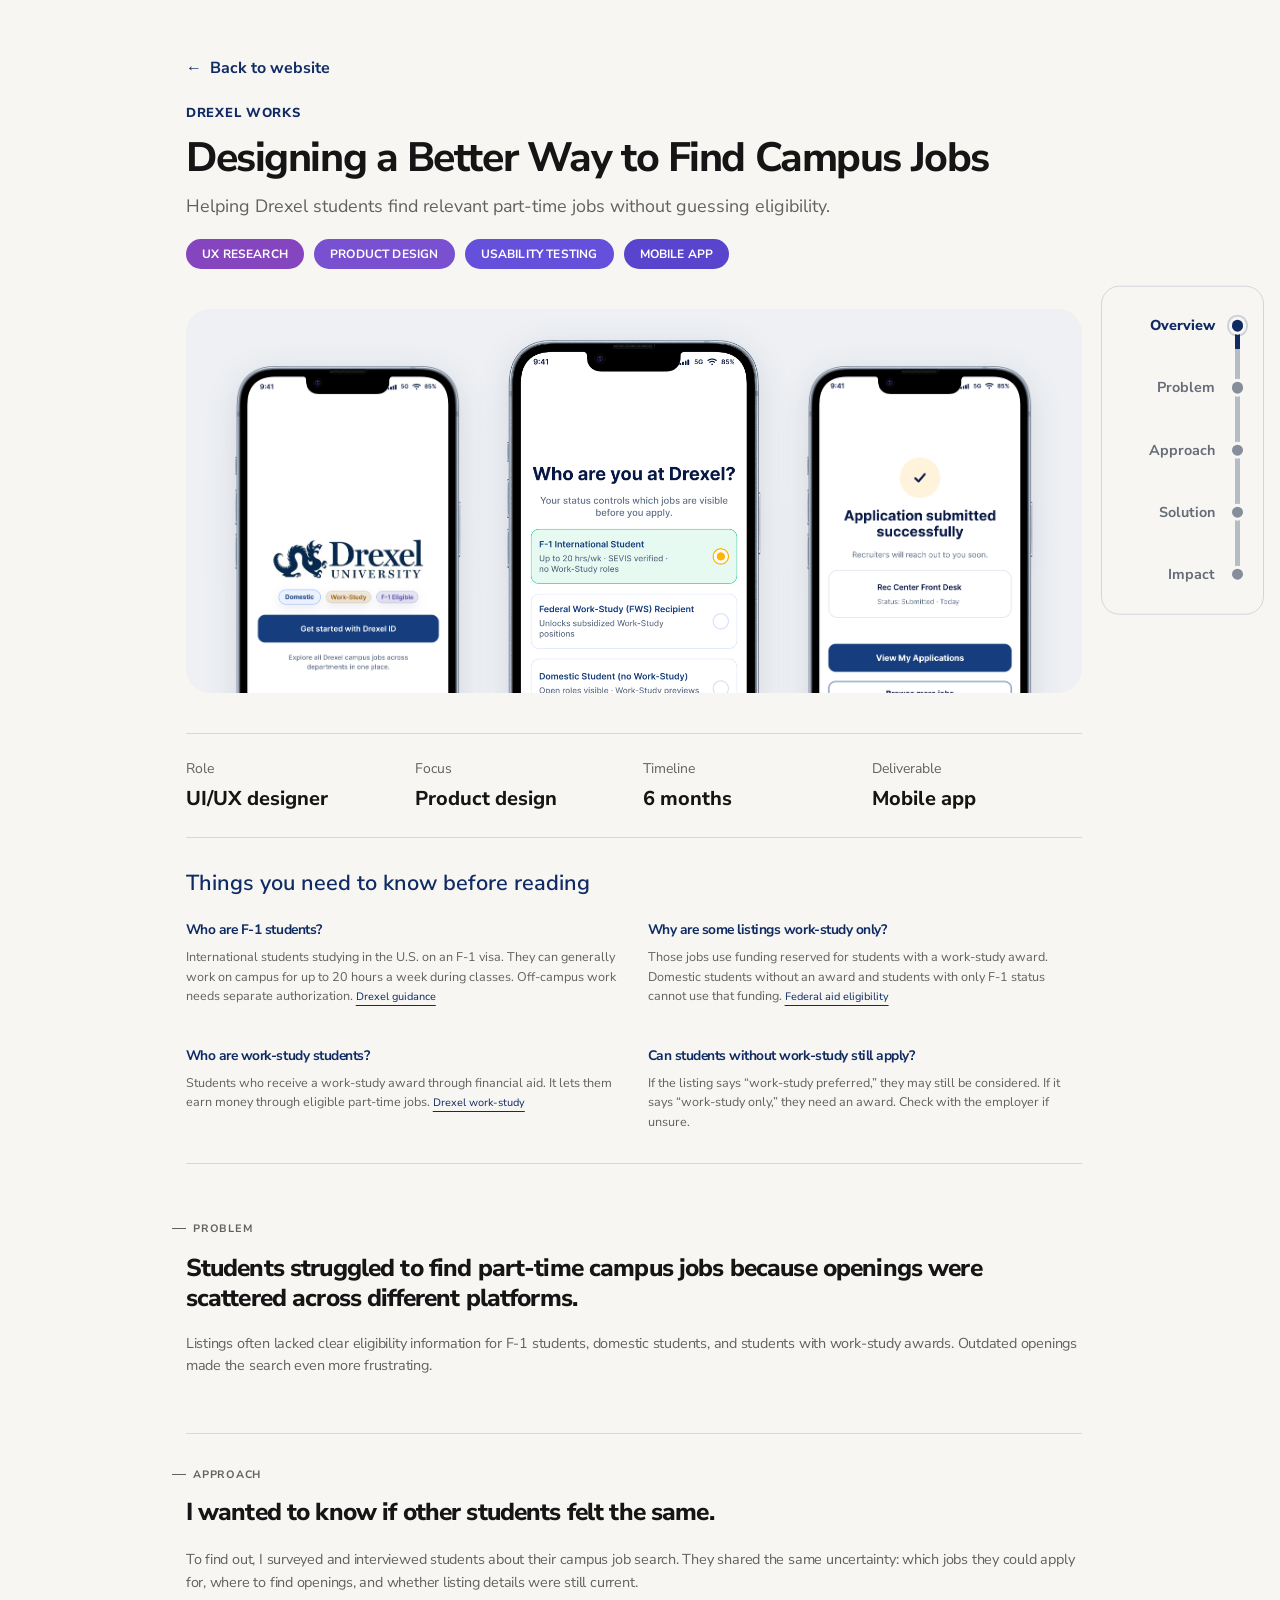
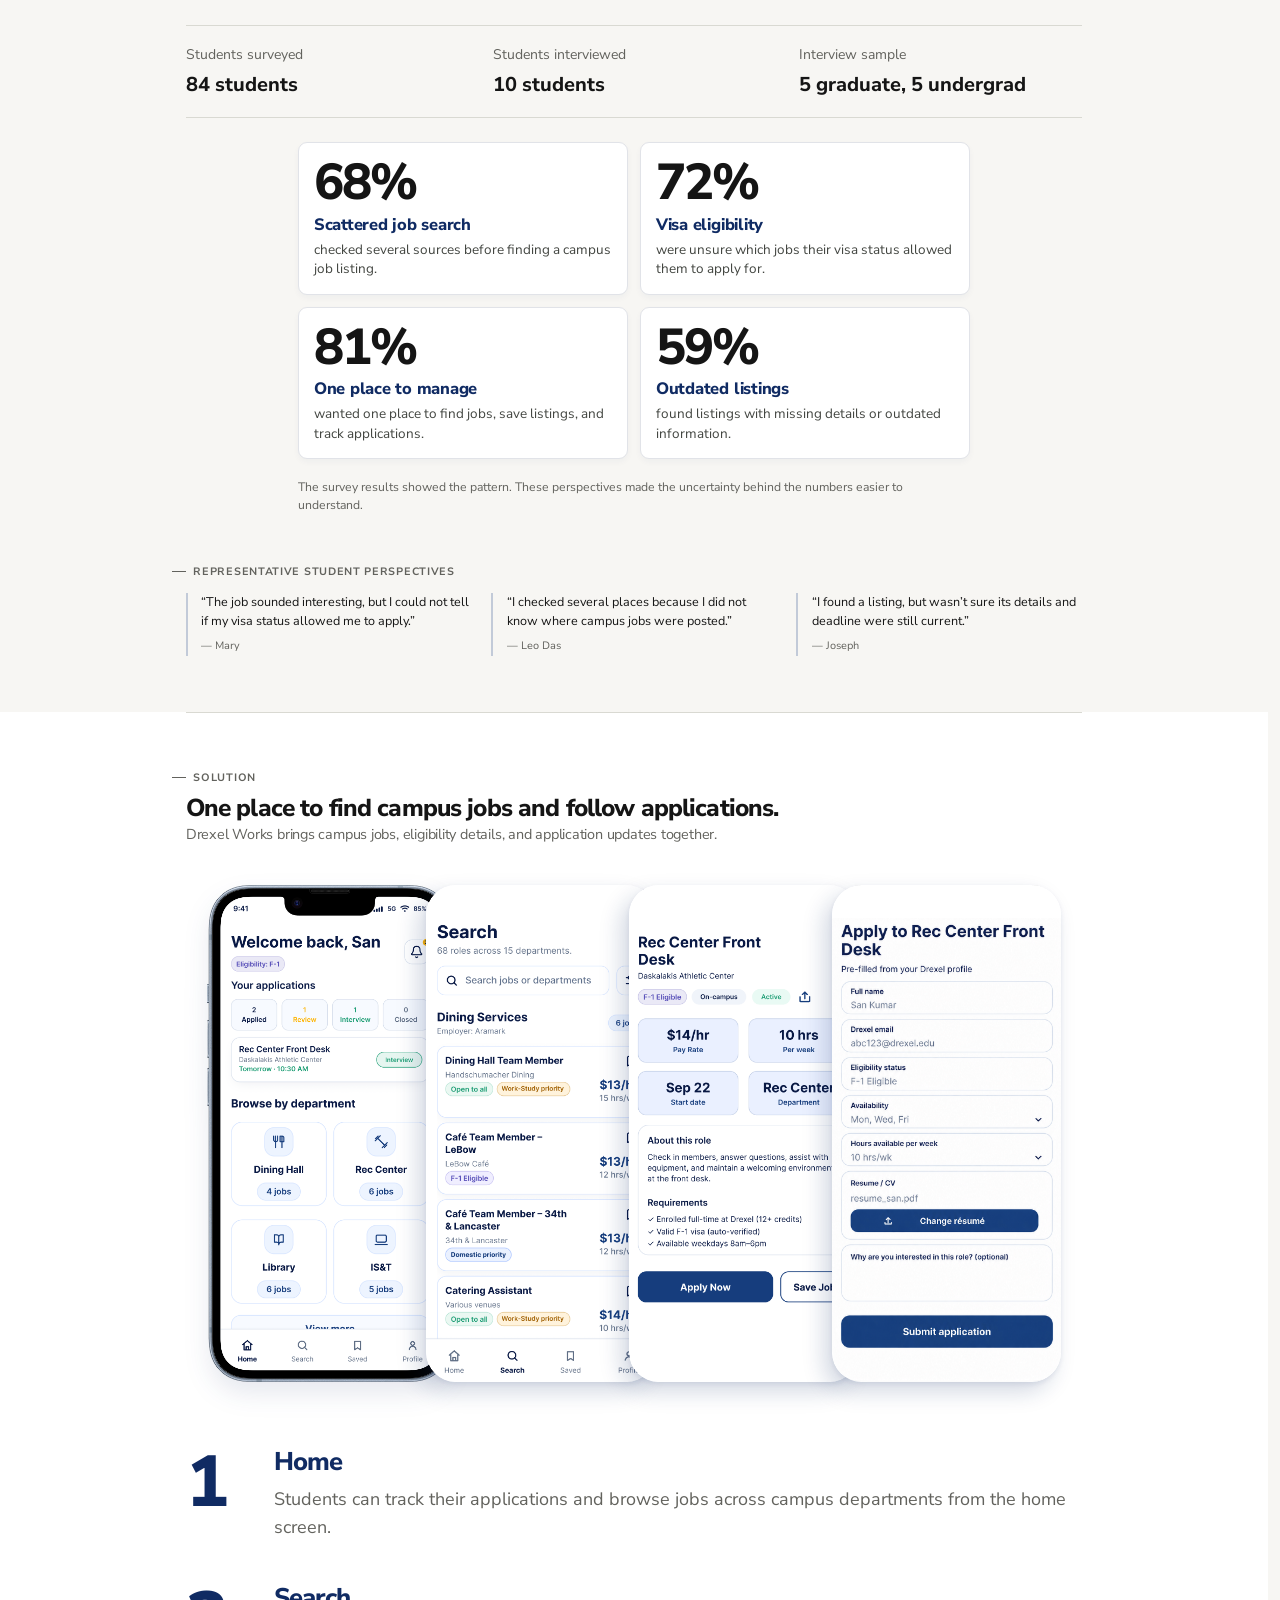
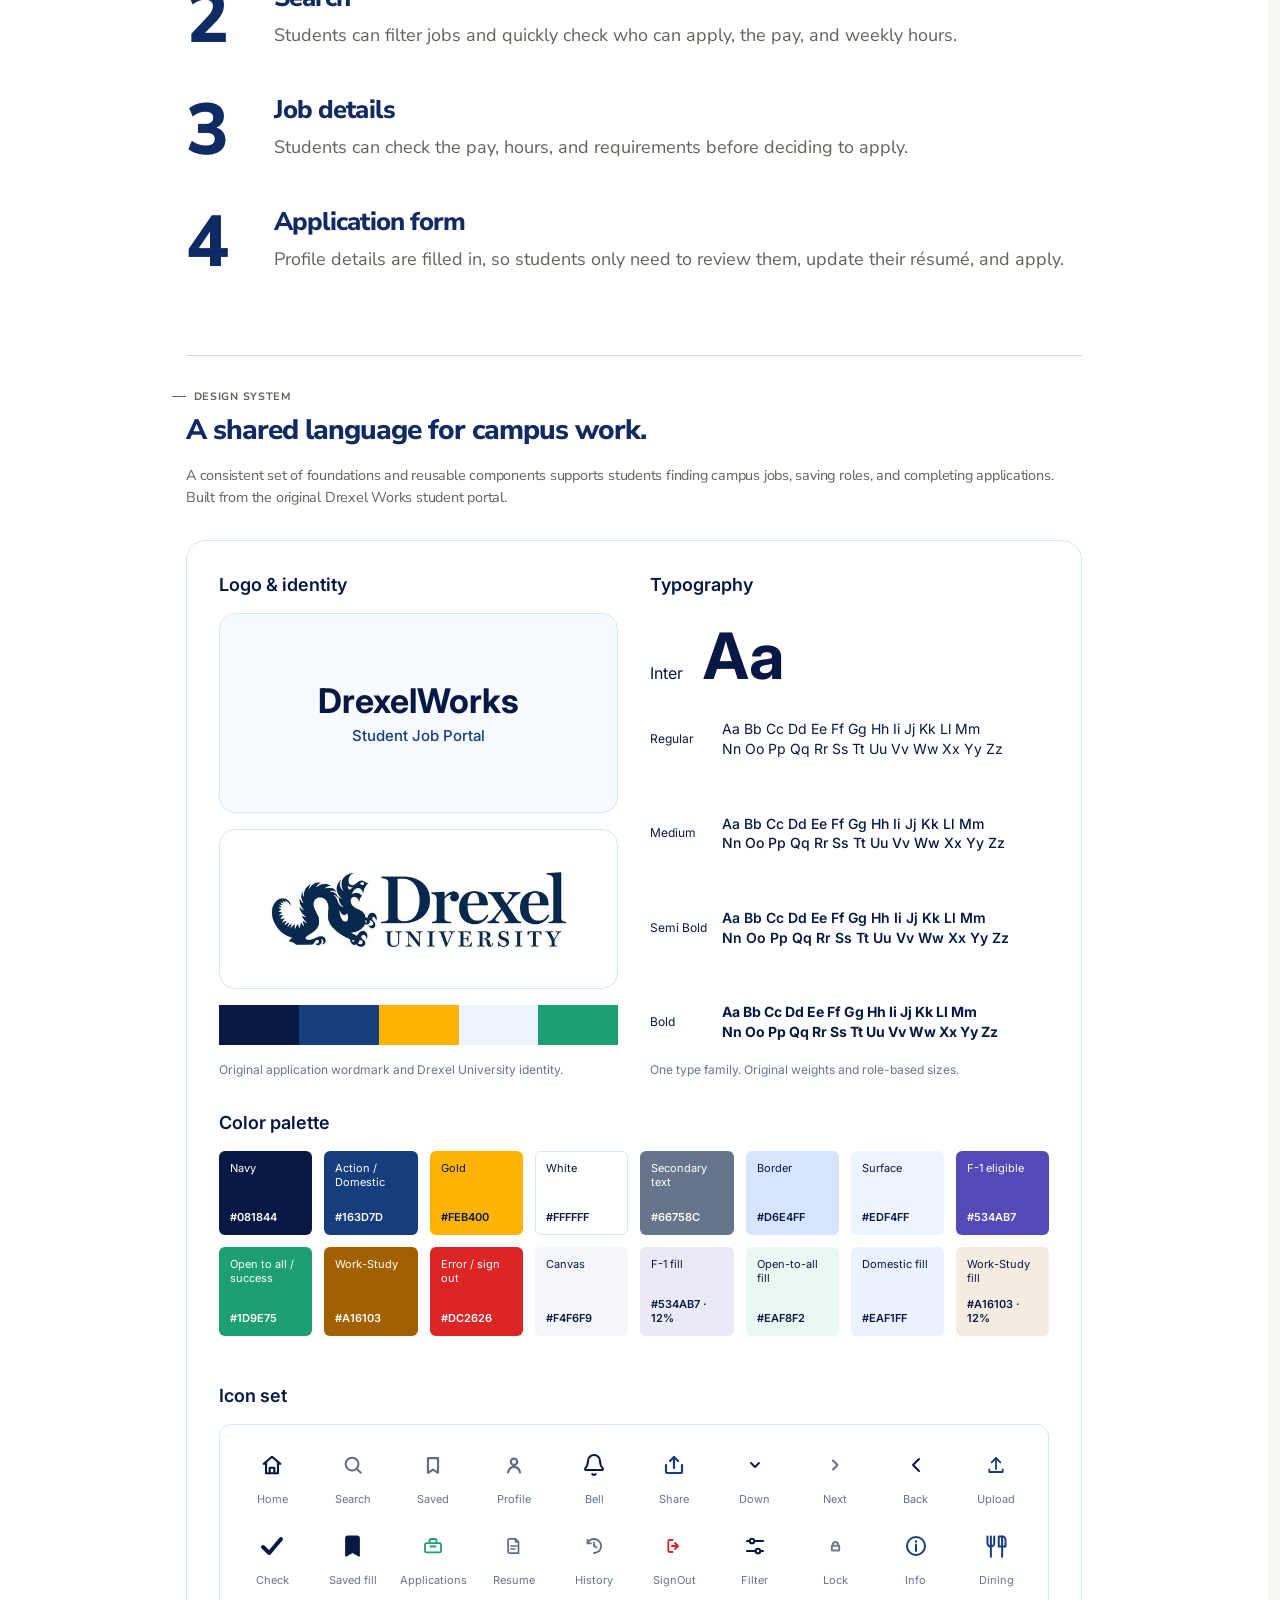
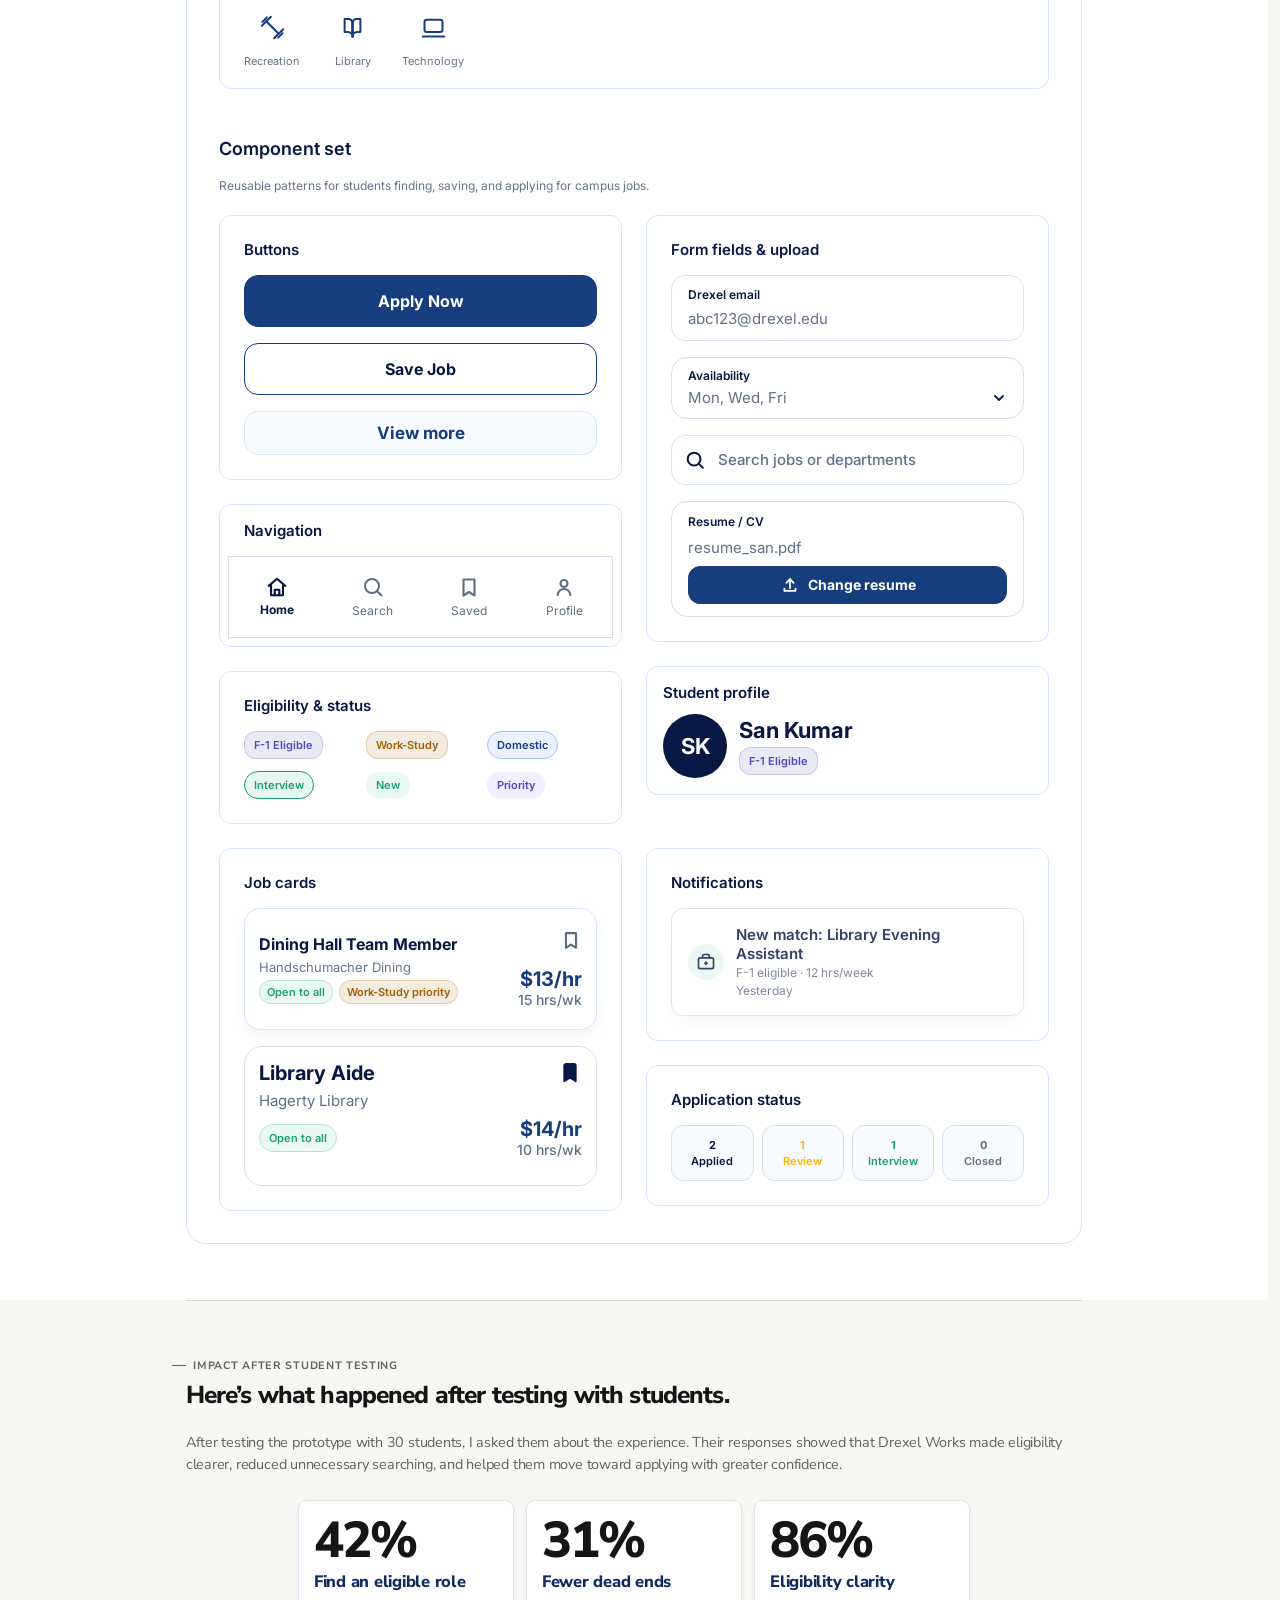
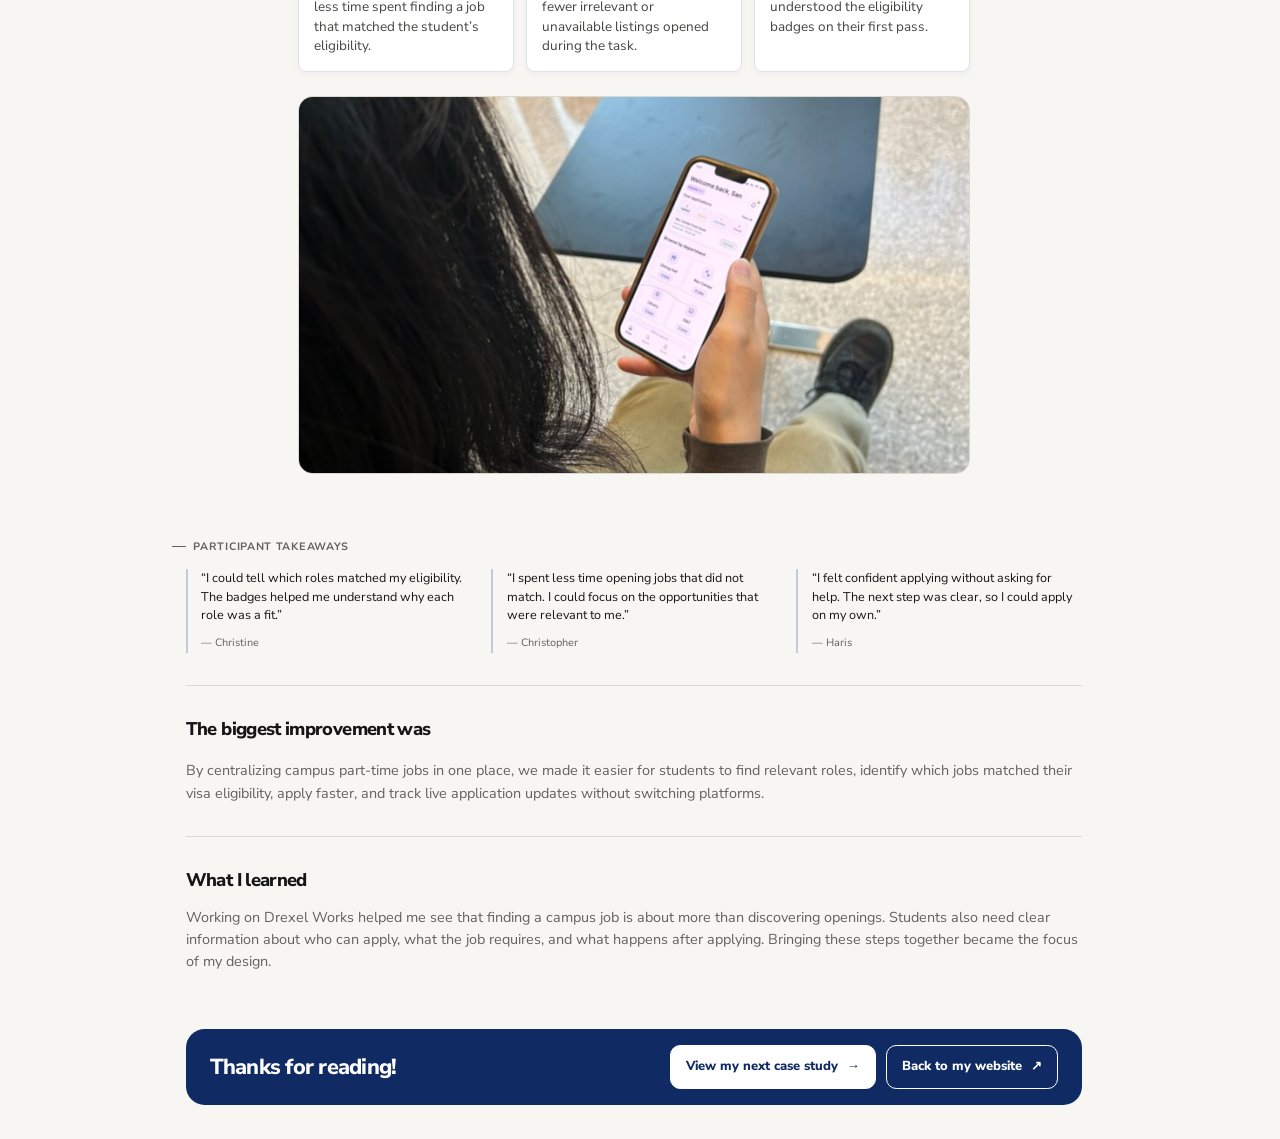
<file: index.html>
<!doctype html>
<html lang="en">
<head>
<meta charset="UTF-8"><meta name="viewport" content="width=device-width, initial-scale=1"><meta name="theme-color" content="#f7f6f3">
<title>Drexel Works | UX/UI case study</title>
<script>document.documentElement.classList.add('chapter-menu-pending');</script>
<link rel="preconnect" href="https://fonts.googleapis.com"><link rel="preconnect" href="https://fonts.gstatic.com" crossorigin><link href="https://fonts.googleapis.com/css2?family=Nunito+Sans:opsz,wght@6..12,400;6..12,500;6..12,600;6..12,700;6..12,800&display=swap" rel="stylesheet">
<link rel="stylesheet" href="case-study.css">
<link rel="stylesheet" href="case-study-main.css">
<link rel="stylesheet" href="case-study-compact.css">
<link rel="stylesheet" href="case-study-reading.css">
<link rel="stylesheet" href="case-study-cards.css">
<link rel="stylesheet" href="case-study-solution.css">
<link rel="stylesheet" href="case-study-cover.css?v=20261022-desktop-review">
<link rel="stylesheet" href="case-study-rail.css">
<link rel="stylesheet" href="case-study-spacing.css">
<link rel="stylesheet" href="case-study-refinements.css?v=20261022-compact-footer">
<link rel="stylesheet" href="case-study-mobile.css?v=20261022-centered-stats">
<link rel="stylesheet" href="https://fonts.googleapis.com/css2?family=Inter:wght@400;500;600;700;800&display=swap">
<link rel="stylesheet" href="case-study-design-system.css?v=20261025-type-spacing">
</head>
<body class="case-study-page">
<a class="skip-link" href="#the-problem">Skip to the case study</a>
<button class="mobile-menu-toggle" type="button" aria-label="Open section menu" aria-expanded="false" aria-controls="chapter-menu"><span aria-hidden="true"></span><span aria-hidden="true"></span><span aria-hidden="true"></span></button>
<nav class="chapter-rail" id="chapter-menu" aria-label="Case study sections">
  <a class="chapter-link" href="#overview" aria-label="Overview section"><span class="chapter-label" aria-hidden="true">Overview</span><span class="chapter-dot" aria-hidden="true"></span></a>
  <a class="chapter-link" href="#the-problem" aria-label="Problem section"><span class="chapter-label" aria-hidden="true">Problem</span><span class="chapter-dot" aria-hidden="true"></span></a>
  <a class="chapter-link" href="#approach" aria-label="Approach section"><span class="chapter-label" aria-hidden="true">Approach</span><span class="chapter-dot" aria-hidden="true"></span></a>
  <a class="chapter-link" href="#the-idea" aria-label="Solution section"><span class="chapter-label" aria-hidden="true">Solution</span><span class="chapter-dot" aria-hidden="true"></span></a>
  <a class="chapter-link" href="#results" aria-label="Impact section"><span class="chapter-label" aria-hidden="true">Impact</span><span class="chapter-dot" aria-hidden="true"></span></a>
</nav>
<main id="top">
  <section class="hero section" id="overview" aria-label="Drexel Works project overview"><div class="inner">
          <div class="cover-intro">
            <a class="desktop-back-link" href="https://sanjithuiux.design/"><span aria-hidden="true">←</span>Back to website</a>
            <div class="mobile-brand-row"><a class="mobile-home-link" href="https://sanjithuiux.design/" aria-label="Return to portfolio homepage"><svg viewBox="0 0 24 24" width="20" height="20" fill="none" stroke="currentColor" stroke-width="1.8" stroke-linecap="round" stroke-linejoin="round" aria-hidden="true"><path d="m3 10 9-7 9 7M5 9v12h5v-7h4v7h5V9"/></svg></a><p class="cover-kicker">Drexel Works</p></div>
            <h1>Designing a Better Way to Find Campus Jobs</h1>
            <p class="cover-lede">Helping Drexel students find relevant part-time jobs without guessing eligibility.</p>
            <ul class="project-tags" aria-label="Project focus">
              <li>UX Research</li><li>Product Design</li><li>Usability Testing</li><li>Mobile App</li>
            </ul>
          </div>
          <div class="cover-gallery" role="group" aria-label="Drexel Works preview: Welcome, eligibility selection, and application success">
            <figure class="cover-phone cover-phone--welcome"><img src="assets/drexel-works-frame-welcome.png" alt="Drexel Works welcome screen with the Drexel logo and sign-in button" width="483" height="974" fetchpriority="high" decoding="async"></figure>
            <figure class="cover-phone cover-phone--eligibility"><img src="assets/drexel-works-frame-eligibility.png" alt="Eligibility selection screen showing F-1, work-study, and domestic student options" width="483" height="974" decoding="async"></figure>
            <figure class="cover-phone cover-phone--success"><img src="assets/drexel-works-frame-submission-success.png" alt="Application submitted successfully screen showing the submitted job and confirmation" width="483" height="974" decoding="async"></figure>
          </div>
            <div class="facts"><div><span>Role</span><b>UI/UX designer</b></div><div><span>Focus</span><b>Product design</b></div><div><span>Timeline</span><b>6 months</b></div><div><span>Deliverable</span><b>Mobile app</b></div></div>

  </div></section>
  <section class="section problem-section" id="the-problem" aria-labelledby="problem-title"><div class="inner">
    <section class="reading-guide" aria-labelledby="reading-guide-title"><h2 class="reading-guide-title" id="reading-guide-title">Things you need to know before reading</h2><div class="reading-guide-content">
      <div class="reading-guide-column">
      <section><h3>Who are F-1 students?</h3><p>International students studying in the U.S. on an F-1 visa. They can generally work on campus for up to 20 hours a week during classes. Off-campus work needs separate authorization. <a href="https://drexel.edu/studentlife/student-success/international-student-support/current-students/employment/on-campus-employment">Drexel guidance</a></p></section>
      <section><h3>Who are work-study students?</h3><p>Students who receive a work-study award through financial aid. It lets them earn money through eligible part-time jobs. <a href="https://drexel.edu/drexelcentral/finaid/work-study/">Drexel work-study</a></p></section>
      </div>
      <div class="reading-guide-column">
      <section><h3>Why are some listings work-study only?</h3><p>Those jobs use funding reserved for students with a work-study award. Domestic students without an award and students with only F-1 status cannot use that funding. <a href="https://fsapartners.ed.gov/knowledge-center/fsa-handbook/2025-2026/vol1/ch2-us-citizenship-eligible-noncitizens">Federal aid eligibility</a></p></section>
      <section><h3>Can students without work-study still apply?</h3><p>If the listing says “work-study preferred,” they may still be considered. If it says “work-study only,” they need an award. Check with the employer if unsure.</p></section>
      </div>
    </div></section>
    <p class="eyebrow">Problem</p>
    <h2 id="problem-title">Students struggled to find part-time campus jobs because openings were scattered across different platforms.</h2>
    <p class="body-copy">Listings often lacked clear eligibility information for F-1 students, domestic students, and students with work-study awards. Outdated openings made the search even more frustrating.</p>
  </div></section>
  <section class="section approach-section" id="approach" aria-labelledby="survey-title"><div class="inner">
    <p class="eyebrow">Approach</p><h2 id="survey-title">I wanted to know if other students felt the same.</h2>
    <p class="body-copy">To find out, I surveyed and interviewed students about their campus job search. They shared the same uncertainty: which jobs they could apply for, where to find openings, and whether listing details were still current.</p>
    <dl class="study-facts" aria-label="Research participation">
      <div><dt>Students<span class="study-label-second"> surveyed</span></dt><dd>84 students</dd></div>
      <div><dt>Students<span class="study-label-second"> interviewed</span></dt><dd>10 students</dd></div>
      <div><dt>Interview<span class="study-label-second"> sample</span></dt><dd><span class="study-sample-desktop">5 graduate, 5 undergrad</span><span class="study-sample-mobile"><span>5 graduate</span><span>5 undergraduate</span></span></dd></div>
    </dl>
    <div class="findings-evidence findings-evidence--approach">
      <div class="findings-grid" aria-label="Survey findings from 84 Drexel students">
        <article class="finding finding--scattered"><div class="finding-value"><strong>68%</strong></div><h3>Scattered job search</h3><p>checked several sources before finding a campus job listing.</p></article>
        <article class="finding finding--eligibility"><div class="finding-value"><strong>72%</strong></div><h3>Visa eligibility</h3><p>were unsure which jobs their visa status allowed them to apply for.</p></article>
        <article class="finding finding--manage"><div class="finding-value"><strong>81%</strong></div><h3>One place to manage</h3><p>wanted one place to find jobs, save listings, and track applications.</p></article>
        <article class="finding finding--outdated"><div class="finding-value"><strong>59%</strong></div><h3>Outdated listings</h3><p>found listings with missing details or outdated information.</p></article>
      </div>
    </div>
    <p class="voices-summary">The survey results showed the pattern. These perspectives made the uncertainty behind the numbers easier to understand.</p>
              <section class="student-voices reveal" aria-labelledby="voices-title">
            <div class="voices-header">
              <p class="eyebrow" id="voices-title">Representative student perspectives</p>
            </div>
            <div class="voices-list">
              <blockquote class="voice"><p>“The job sounded interesting, but I could not tell if my visa status allowed me to apply.”</p><span>Mary</span></blockquote>
              <blockquote class="voice"><p>“I checked several places because I did not know where campus jobs were posted.”</p><span>Leo Das</span></blockquote>
              <blockquote class="voice"><p>“I found a listing, but wasn’t sure its details and deadline were still current.”</p><span>Joseph</span></blockquote>
            </div>
            
</section>
  </div></section>
  <section class="section solution-section" id="the-idea" aria-labelledby="solution-title"><div class="inner">
    <p class="eyebrow">Solution</p><h2 id="solution-title">One place to find campus jobs and follow applications.</h2>
    <p class="body-copy">Drexel Works brings campus jobs, eligibility details, and application updates together.</p>
    <div class="solution-showcase" role="group" aria-label="Drexel Works screens in order: Home, Search, Job details, Application form">
      <figure class="solution-phone"><img src="assets/drexel-works-frame-dashboard.png" alt="Home screen showing Welcome back, San, the application tracker, and jobs by department" width="483" height="974" loading="lazy" decoding="async"></figure>
      <figure class="solution-phone solution-phone--screen"><div class="solution-display"><img src="assets/drexel-works-frame-search.png" alt="Job search with eligibility labels, pay, weekly hours, and a filter button" width="483" height="974" loading="lazy" decoding="async"></div></figure>
      <figure class="solution-phone solution-phone--screen"><div class="solution-display"><img src="assets/drexel-works-frame-rec-center-comparison-v2.png" alt="Rec Center Front Desk listing with F-1 eligibility, pay, hours, and requirements" width="483" height="974" loading="lazy" decoding="async"></div></figure>
      <figure class="solution-phone solution-phone--screen solution-phone--application"><div class="solution-display"><img src="assets/drexel-works-frame-application-form-clean.png" alt="Application form pre-filled from a Drexel profile with a change résumé option" width="883" height="1781" loading="lazy" decoding="async"></div></figure>
    </div>
    <ol class="solution-steps" role="list" aria-label="How Drexel Works supports the campus job search">
      <li><span class="solution-step-number" aria-hidden="true">1</span><div><h3>Home</h3><p>Students can track their applications and browse jobs across campus departments from the home screen.</p></div></li>
      <li><span class="solution-step-number" aria-hidden="true">2</span><div><h3>Search</h3><p>Students can filter jobs and quickly check who can apply, the pay, and weekly hours.</p></div></li>
      <li><span class="solution-step-number" aria-hidden="true">3</span><div><h3>Job details</h3><p>Students can check the pay, hours, and requirements before deciding to apply.</p></div></li>
      <li><span class="solution-step-number" aria-hidden="true">4</span><div><h3>Application form</h3><p>Profile details are filled in, so students only need to review them, update their résumé, and apply.</p></div></li>
    </ol>
    <section class="design-system" id="design-system" aria-labelledby="design-system-title">
      <p class="eyebrow">Design system</p>
      <h3 class="ds-title" id="design-system-title">A shared language for campus work.</h3>
      <p class="body-copy ds-intro">A consistent set of foundations and reusable components supports students finding campus jobs, saving roles, and completing applications. Built from the original Drexel Works student portal.</p>
      <div class="ds-board">
        <div class="ds-foundations">
          <section class="ds-identity" aria-labelledby="ds-identity-title">
            <h4 id="ds-identity-title">Logo &amp; identity</h4>
            <div class="ds-wordmark"><strong>DrexelWorks</strong><span>Student Job Portal</span></div>
            <div class="ds-university"><img src="assets/design-system/11210.png" width="300" height="79" alt="Drexel University" loading="lazy" decoding="async"></div>
            <div class="ds-palette-strip" aria-hidden="true"><i></i><i></i><i></i><i></i><i></i></div>
            <p class="ds-caption">Original application wordmark and Drexel University identity.</p>
          </section>
          <div class="ds-type-color">
            <section aria-labelledby="ds-type-title">
              <h4 id="ds-type-title">Typography</h4>
              <div class="ds-type-specimen">
                <div class="ds-family"><span>Inter</span><strong>Aa</strong></div>
                <div class="ds-weights"><div class="ds-weight"><span>Regular</span><div style="font-weight:400">Aa Bb Cc Dd Ee Ff Gg Hh Ii Jj Kk Ll Mm<br>Nn Oo Pp Qq Rr Ss Tt Uu Vv Ww Xx Yy Zz</div></div><div class="ds-weight"><span>Medium</span><div style="font-weight:500">Aa Bb Cc Dd Ee Ff Gg Hh Ii Jj Kk Ll Mm<br>Nn Oo Pp Qq Rr Ss Tt Uu Vv Ww Xx Yy Zz</div></div><div class="ds-weight"><span>Semi Bold</span><div style="font-weight:600">Aa Bb Cc Dd Ee Ff Gg Hh Ii Jj Kk Ll Mm<br>Nn Oo Pp Qq Rr Ss Tt Uu Vv Ww Xx Yy Zz</div></div><div class="ds-weight"><span>Bold</span><div style="font-weight:700">Aa Bb Cc Dd Ee Ff Gg Hh Ii Jj Kk Ll Mm<br>Nn Oo Pp Qq Rr Ss Tt Uu Vv Ww Xx Yy Zz</div></div></div>
              </div>
              <p class="ds-caption">One type family. Original weights and role-based sizes.</p>
            </section>
            <section aria-labelledby="ds-color-title">
              <h4 id="ds-color-title">Color palette</h4>
              <ul class="ds-colors" role="list"><li class="ds-swatch ds-swatch--dark" style="--swatch:#081844"><span>Navy</span><strong>#081844</strong></li><li class="ds-swatch ds-swatch--dark" style="--swatch:#163D7D"><span>Action / Domestic</span><strong>#163D7D</strong></li><li class="ds-swatch " style="--swatch:#FEB400"><span>Gold</span><strong>#FEB400</strong></li><li class="ds-swatch " style="--swatch:#FFFFFF"><span>White</span><strong>#FFFFFF</strong></li><li class="ds-swatch ds-swatch--dark" style="--swatch:#66758C"><span>Secondary text</span><strong>#66758C</strong></li><li class="ds-swatch " style="--swatch:#D6E4FF"><span>Border</span><strong>#D6E4FF</strong></li><li class="ds-swatch " style="--swatch:#EDF4FF"><span>Surface</span><strong>#EDF4FF</strong></li><li class="ds-swatch ds-swatch--dark" style="--swatch:#534AB7"><span>F-1 eligible</span><strong>#534AB7</strong></li><li class="ds-swatch ds-swatch--dark" style="--swatch:#1D9E75"><span>Open to all / success</span><strong>#1D9E75</strong></li><li class="ds-swatch ds-swatch--dark" style="--swatch:#A16103"><span>Work-Study</span><strong>#A16103</strong></li><li class="ds-swatch ds-swatch--dark" style="--swatch:#DC2626"><span>Error / sign out</span><strong>#DC2626</strong></li><li class="ds-swatch " style="--swatch:#F4F6F9"><span>Canvas</span><strong>#F4F6F9</strong></li><li class="ds-swatch " style="--swatch:rgba(83,74,183,.12)"><span>F-1 fill</span><strong>#534AB7 · 12%</strong></li><li class="ds-swatch " style="--swatch:#EAF8F2"><span>Open-to-all fill</span><strong>#EAF8F2</strong></li><li class="ds-swatch " style="--swatch:#EAF1FF"><span>Domestic fill</span><strong>#EAF1FF</strong></li><li class="ds-swatch " style="--swatch:rgba(161,97,3,.12)"><span>Work-Study fill</span><strong>#A16103 · 12%</strong></li></ul>
            </section>
          </div>
        </div>
        <section class="ds-icons-section" aria-labelledby="ds-icons-title">
          <h4 id="ds-icons-title">Icon set</h4>
          <ul class="ds-icon-grid" role="list"><li><span class="ds-icon-slot"><img src="assets/design-system/f1a1d.svg" width="22" height="22" alt="" loading="lazy" decoding="async"></span><span>Home</span></li><li><span class="ds-icon-slot"><img src="assets/design-system/193c1.svg" width="22" height="22" alt="" loading="lazy" decoding="async"></span><span>Search</span></li><li><span class="ds-icon-slot"><img src="assets/design-system/3929c.svg" width="22" height="22" alt="" loading="lazy" decoding="async"></span><span>Saved</span></li><li><span class="ds-icon-slot"><img src="assets/design-system/993f3.svg" width="22" height="22" alt="" loading="lazy" decoding="async"></span><span>Profile</span></li><li><span class="ds-icon-slot"><img src="assets/design-system/9bc97.svg" width="24" height="24" alt="" loading="lazy" decoding="async"></span><span>Bell</span></li><li><span class="ds-icon-slot"><img src="assets/design-system/d1ee6.svg" width="24" height="24" alt="" loading="lazy" decoding="async"></span><span>Share</span></li><li><span class="ds-icon-slot"><img src="assets/design-system/97ece.svg" width="16" height="16" alt="" loading="lazy" decoding="async"></span><span>Down</span></li><li><span class="ds-icon-slot"><img src="assets/design-system/6a6de.svg" width="18" height="18" alt="" loading="lazy" decoding="async"></span><span>Next</span></li><li><span class="ds-icon-slot"><img src="assets/design-system/1e339.svg" width="24" height="24" alt="" loading="lazy" decoding="async"></span><span>Back</span></li><li><span class="ds-icon-slot"><img src="assets/design-system/4b738.svg" width="24" height="24" alt="" loading="lazy" decoding="async"></span><span>Upload</span></li><li><span class="ds-icon-slot"><img src="assets/design-system/c573a.svg" width="38" height="38" alt="" loading="lazy" decoding="async"></span><span>Check</span></li><li><span class="ds-icon-slot"><img src="assets/design-system/5e026.svg" width="27" height="27" alt="" loading="lazy" decoding="async"></span><span>Saved fill</span></li><li><span class="ds-icon-slot"><img src="assets/design-system/310a6.svg" width="22" height="22" alt="" loading="lazy" decoding="async"></span><span>Applications</span></li><li><span class="ds-icon-slot"><img src="assets/design-system/44380.svg" width="22" height="22" alt="" loading="lazy" decoding="async"></span><span>Resume</span></li><li><span class="ds-icon-slot"><img src="assets/design-system/e815f.svg" width="22" height="22" alt="" loading="lazy" decoding="async"></span><span>History</span></li><li><span class="ds-icon-slot"><img src="assets/design-system/a97a5.svg" width="22" height="22" alt="" loading="lazy" decoding="async"></span><span>SignOut</span></li><li><span class="ds-icon-slot"><img src="assets/design-system/0b030.svg" width="24" height="24" alt="" loading="lazy" decoding="async"></span><span>Filter</span></li><li><span class="ds-icon-slot"><img src="assets/design-system/82255.svg" width="13" height="13" alt="" loading="lazy" decoding="async"></span><span>Lock</span></li><li><span class="ds-icon-slot"><img src="assets/design-system/05797.svg" width="24" height="24" alt="" loading="lazy" decoding="async"></span><span>Info</span></li><li><span class="ds-icon-slot"><img src="assets/design-system/b13ef.svg" width="27" height="27" alt="" loading="lazy" decoding="async"></span><span>Dining</span></li><li><span class="ds-icon-slot"><img src="assets/design-system/fc064.svg" width="27" height="27" alt="" loading="lazy" decoding="async"></span><span>Recreation</span></li><li><span class="ds-icon-slot"><img src="assets/design-system/84ee2.svg" width="27" height="27" alt="" loading="lazy" decoding="async"></span><span>Library</span></li><li><span class="ds-icon-slot"><img src="assets/design-system/d5537.svg" width="27" height="27" alt="" loading="lazy" decoding="async"></span><span>Technology</span></li></ul>
        </section>
        <section aria-labelledby="ds-components-title">
          <h4 id="ds-components-title">Component set</h4>
          <p class="ds-caption ds-component-summary">Reusable patterns for students finding, saving, and applying for campus jobs.</p>
          <div class="ds-components" role="group" aria-label="Static examples from the Drexel Works component library">
            <div class="ds-component-column">
              <section class="ds-panel" aria-labelledby="ds-buttons-title">
                <h5 id="ds-buttons-title">Buttons</h5>
                <div class="ds-demo-actions"><span class="ds-demo-button">Apply Now</span><span class="ds-demo-button ds-demo-button--outline">Save Job</span><span class="ds-demo-button ds-demo-button--quiet">View more</span></div>
              </section>
              <section class="ds-panel ds-panel--navigation" aria-labelledby="ds-nav-title">
                <h5 id="ds-nav-title">Navigation</h5>
                <div class="ds-demo-nav"><div class="ds-demo-nav-active"><img src="assets/design-system/f1a1d.svg" width="22" height="22" alt="" loading="lazy" decoding="async"><span>Home</span></div><div class=""><img src="assets/design-system/315af.svg" width="24" height="24" alt="" loading="lazy" decoding="async"><span>Search</span></div><div class=""><img src="assets/design-system/034e8.svg" width="24" height="24" alt="" loading="lazy" decoding="async"><span>Saved</span></div><div class=""><img src="assets/design-system/40bde.svg" width="24" height="24" alt="" loading="lazy" decoding="async"><span>Profile</span></div></div>
              </section>
              <section class="ds-panel" aria-labelledby="ds-badges-title">
                <h5 id="ds-badges-title">Eligibility &amp; status</h5>
                <div class="ds-badge-grid"><span class="ds-badge ds-badge--f1">F-1 Eligible</span><span class="ds-badge ds-badge--study">Work-Study</span><span class="ds-badge ds-badge--domestic">Domestic</span><span class="ds-badge ds-badge--interview">Interview</span><span class="ds-badge ds-badge--new">New</span><span class="ds-badge ds-badge--priority">Priority</span></div>
              </section>
            </div>
            <div class="ds-component-column">
              <section class="ds-panel" aria-labelledby="ds-forms-title">
                <h5 id="ds-forms-title">Form fields &amp; upload</h5>
                <div class="ds-form-samples">
                  <div class="ds-field"><strong>Drexel email</strong><span>abc123@drexel.edu</span></div>
                  <div class="ds-field ds-field--compact"><strong>Availability</strong><div><span>Mon, Wed, Fri</span><img src="assets/design-system/97ece.svg" width="16" height="16" alt="" loading="lazy" decoding="async"></div></div>
                  <div class="ds-search"><img src="assets/design-system/dadf8.svg" width="22" height="22" alt="" loading="lazy" decoding="async"><span>Search jobs or departments</span></div>
                  <div class="ds-upload"><strong>Resume / CV</strong><span>resume_san.pdf</span><span class="ds-demo-button ds-demo-button--upload"><img src="assets/design-system/575c1.svg" width="20" height="20" alt="" loading="lazy" decoding="async">Change resume</span></div>
                </div>
              </section>
              <section class="ds-panel ds-panel--profile" aria-labelledby="ds-profile-title">
                <h5 id="ds-profile-title">Student profile</h5>
                <div class="ds-student"><span class="ds-avatar">SK</span><div><strong>San Kumar</strong><span class="ds-badge ds-badge--f1">F-1 Eligible</span></div></div>
              </section>
            </div>
            <div class="ds-component-column ds-component-column--feedback">
              <section class="ds-panel ds-job-panel" aria-labelledby="ds-jobs-title">
                <h5 id="ds-jobs-title">Job cards</h5>
                <div class="ds-job ds-job--directory"><div class="ds-job-details"><strong>Dining Hall Team Member</strong><span>Handschumacher Dining</span><div class="ds-job-badges"><span class="ds-badge ds-badge--open">Open to all</span><span class="ds-badge ds-badge--study">Work-Study priority</span></div></div><div class="ds-job-action"><img src="assets/design-system/3929c.svg" width="22" height="22" alt="" loading="lazy" decoding="async"><div class="ds-pay"><strong>$13/hr</strong><span>15 hrs/wk</span></div></div></div>
                <div class="ds-job ds-job--saved"><div class="ds-saved-heading"><strong>Library Aide</strong><img src="assets/design-system/ec0ce.svg" width="24" height="24" alt="" loading="lazy" decoding="async"></div><span>Hagerty Library</span><div class="ds-saved-footer"><span class="ds-badge ds-badge--open">Open to all</span><div class="ds-pay"><strong>$14/hr</strong><span>10 hrs/wk</span></div></div></div>
              </section>
              <div class="ds-feedback-stack">
                <section class="ds-panel" aria-labelledby="ds-notifications-title">
                  <h5 id="ds-notifications-title">Notifications</h5>
                  <div class="ds-notification"><span class="ds-notification-icon"><img src="assets/design-system/0c4f8.svg" width="20" height="20" alt="" loading="lazy" decoding="async"></span><div><strong>New match: Library Evening Assistant</strong><span>F-1 eligible · 12 hrs/week</span><small>Yesterday</small></div></div>
                </section>
                <section class="ds-panel" aria-labelledby="ds-status-title">
                  <h5 id="ds-status-title">Application status</h5>
                  <div class="ds-metrics"><div class="ds-metric ds-metric--applied"><strong>2</strong><span>Applied</span></div><div class="ds-metric ds-metric--review"><strong>1</strong><span>Review</span></div><div class="ds-metric ds-metric--interview"><strong>1</strong><span>Interview</span></div><div class="ds-metric ds-metric--closed"><strong>0</strong><span>Closed</span></div></div>
                </section>
              </div>
            </div>
          </div>
        </section>
      </div>
    </section>
  </div></section>
  <section class="section impact-section" id="results" aria-labelledby="results-title"><div class="inner">
    <p class="eyebrow">Impact after student testing</p><h2 id="results-title">Here’s what happened after testing with students.</h2>
    <p class="body-copy">After testing the prototype with 30 students, I asked them about the experience. Their responses showed that Drexel Works made eligibility clearer, reduced unnecessary searching, and helped them move toward applying with greater confidence.</p>
    <div class="findings-evidence findings-evidence--impact">
      <div class="findings-grid" aria-label="Student testing results">
        <article class="finding finding--eligibility"><div class="finding-value"><strong>42%</strong></div><h3>Find an eligible role</h3><p>less time spent finding a job that matched the student’s eligibility.</p></article>
        <article class="finding finding--manage"><div class="finding-value"><strong>31%</strong></div><h3>Fewer dead ends</h3><p>fewer irrelevant or unavailable listings opened during the task.</p></article>
        <article class="finding finding--clarity"><div class="finding-value"><strong>86%</strong></div><h3>Eligibility clarity</h3><p>understood the eligibility badges on their first pass.</p></article>
      </div>
      <div class="evidence-photos" aria-label="Prototype testing with students">
        <figure class="evidence-photo evidence-photo--testing-two"><img src="assets/main-user-testing-home.jpeg" alt="A student exploring the Drexel Works home screen on a phone during user testing" width="768" height="1024" loading="lazy" decoding="async"></figure>
      </div>
    </div>
              <section class="impact-voices reveal" aria-labelledby="impact-voices-title">
            <div class="voices-header">
              <p class="eyebrow" id="impact-voices-title">Participant takeaways</p>
            </div>
            <div class="impact-voices-list">
              <blockquote class="impact-voice"><p>“I could tell which roles matched my eligibility. The badges helped me understand why each role was a fit.”</p><span>Christine</span></blockquote>
              <blockquote class="impact-voice"><p>“I spent less time opening jobs that did not match. I could focus on the opportunities that were relevant to me.”</p><span>Christopher</span></blockquote>
              <blockquote class="impact-voice"><p>“I felt confident applying without asking for help. The next step was clear, so I could apply on my own.”</p><span>Haris</span></blockquote>
            </div>
          </section>


    <section class="results-summary" aria-labelledby="improvement-title">
      <h3 id="improvement-title">The biggest improvement was</h3>
      <div class="results-summary-copy"><p>By centralizing campus part-time jobs in one place, we made it easier for students to find relevant roles, identify which jobs matched their visa eligibility, apply faster, and track live application updates without switching platforms.</p></div>
    </section>
              <section class="learning" aria-labelledby="case-study-conclusion-title">
            <h3 id="case-study-conclusion-title">What I learned</h3>
            <p class="brain-dump-intro">Working on Drexel Works helped me see that finding a campus job is about more than discovering openings. Students also need clear information about who can apply, what the job requires, and what happens after applying. Bringing these steps together became the focus of my design.</p>
          </section>
  </div></section>
</main>
<footer class="case-study-footer">
  <div class="inner">
    <section class="closing-card" aria-labelledby="closing-title">
      <div class="closing-copy">
        <h2 id="closing-title">Thanks for reading!</h2>
      </div>
      <div class="closing-navigation">
        <div class="closing-actions">
          <a class="closing-button closing-button--primary" href="https://leodasportfolio.github.io/glowm-case-study/" data-destination="next-case-study">View my next case study <span aria-hidden="true">→</span></a>
          <a class="closing-button closing-button--secondary" href="https://sanjithuiux-portfolio.vercel.app" data-destination="portfolio">Back to my website <span aria-hidden="true">↗</span></a>
        </div>
      </div>
    </section>
  </div>
</footer>
<script src="assets/gsap-3.13.0.min.js" defer></script>
<script src="case-study.js" defer></script>
<script src="case-study-mobile.js?v=20261022-hidden-on-arrival" defer></script>
</body>
</html>
</file>
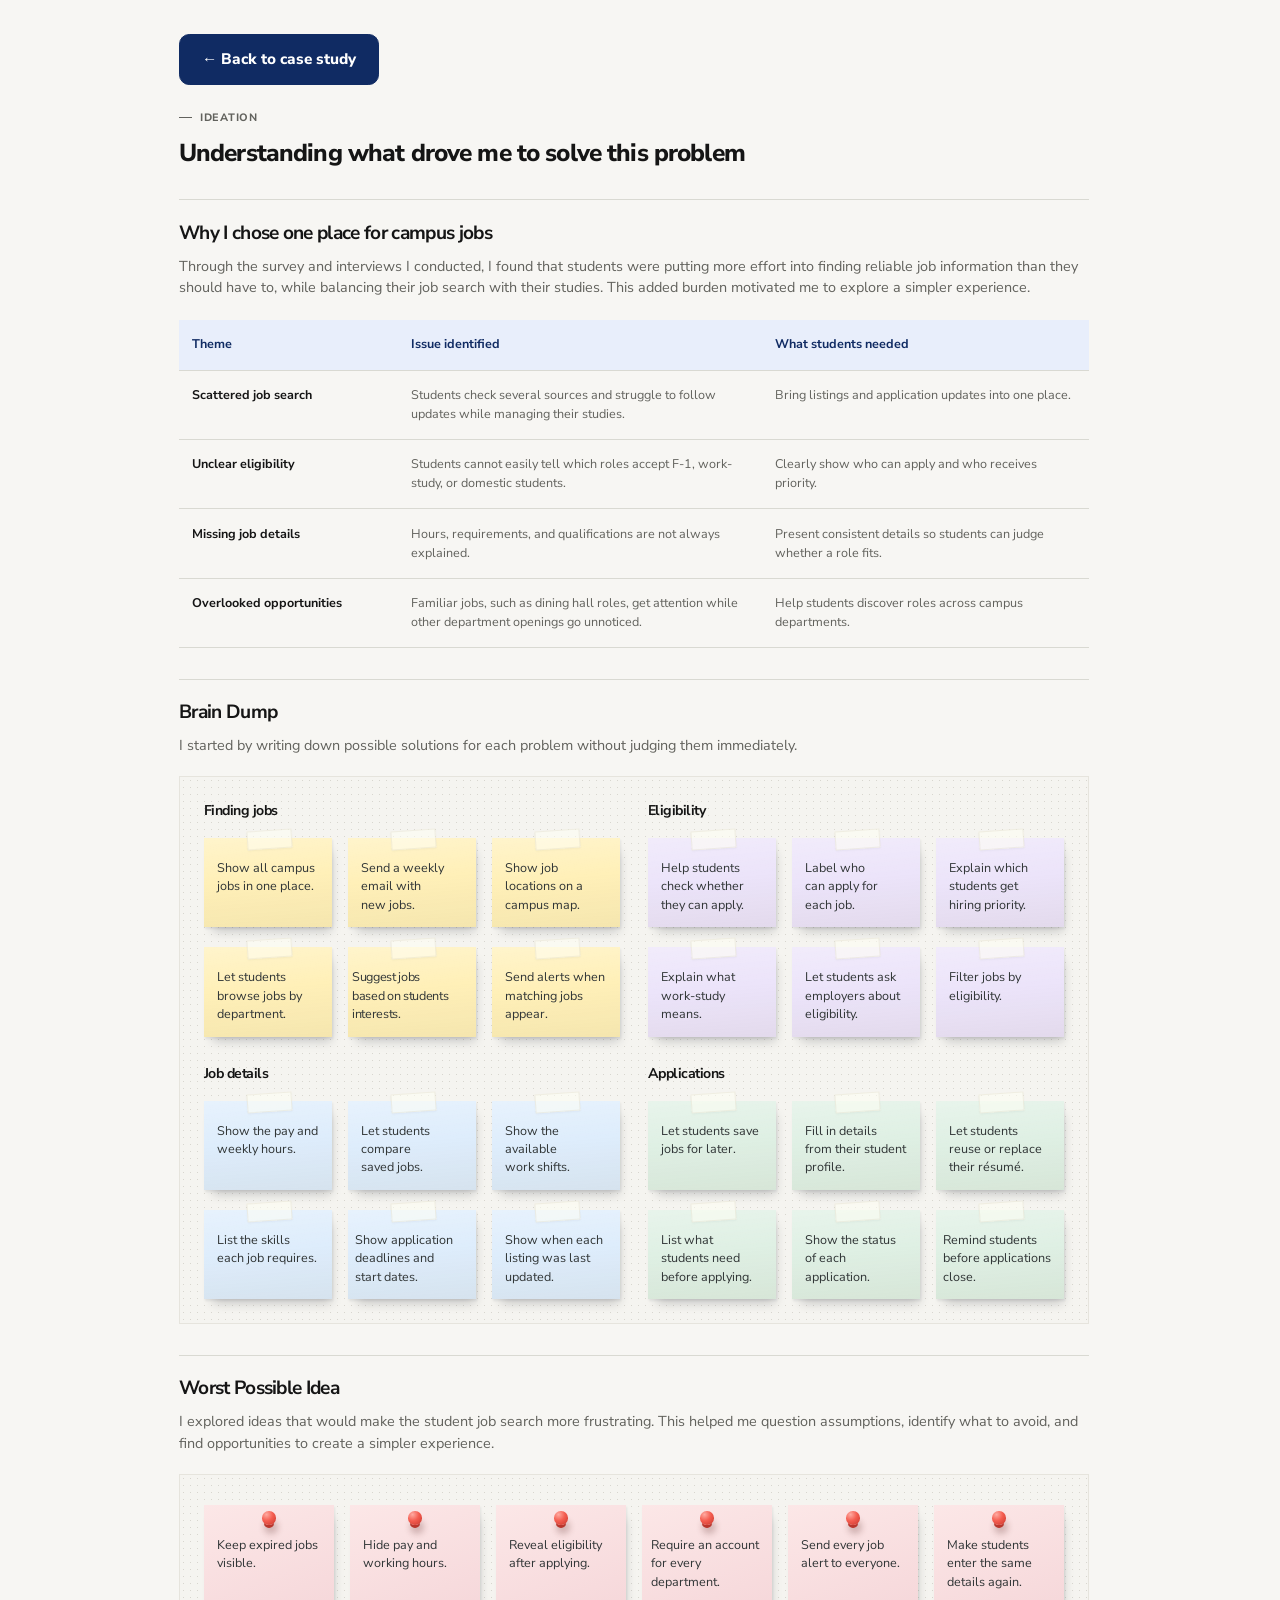
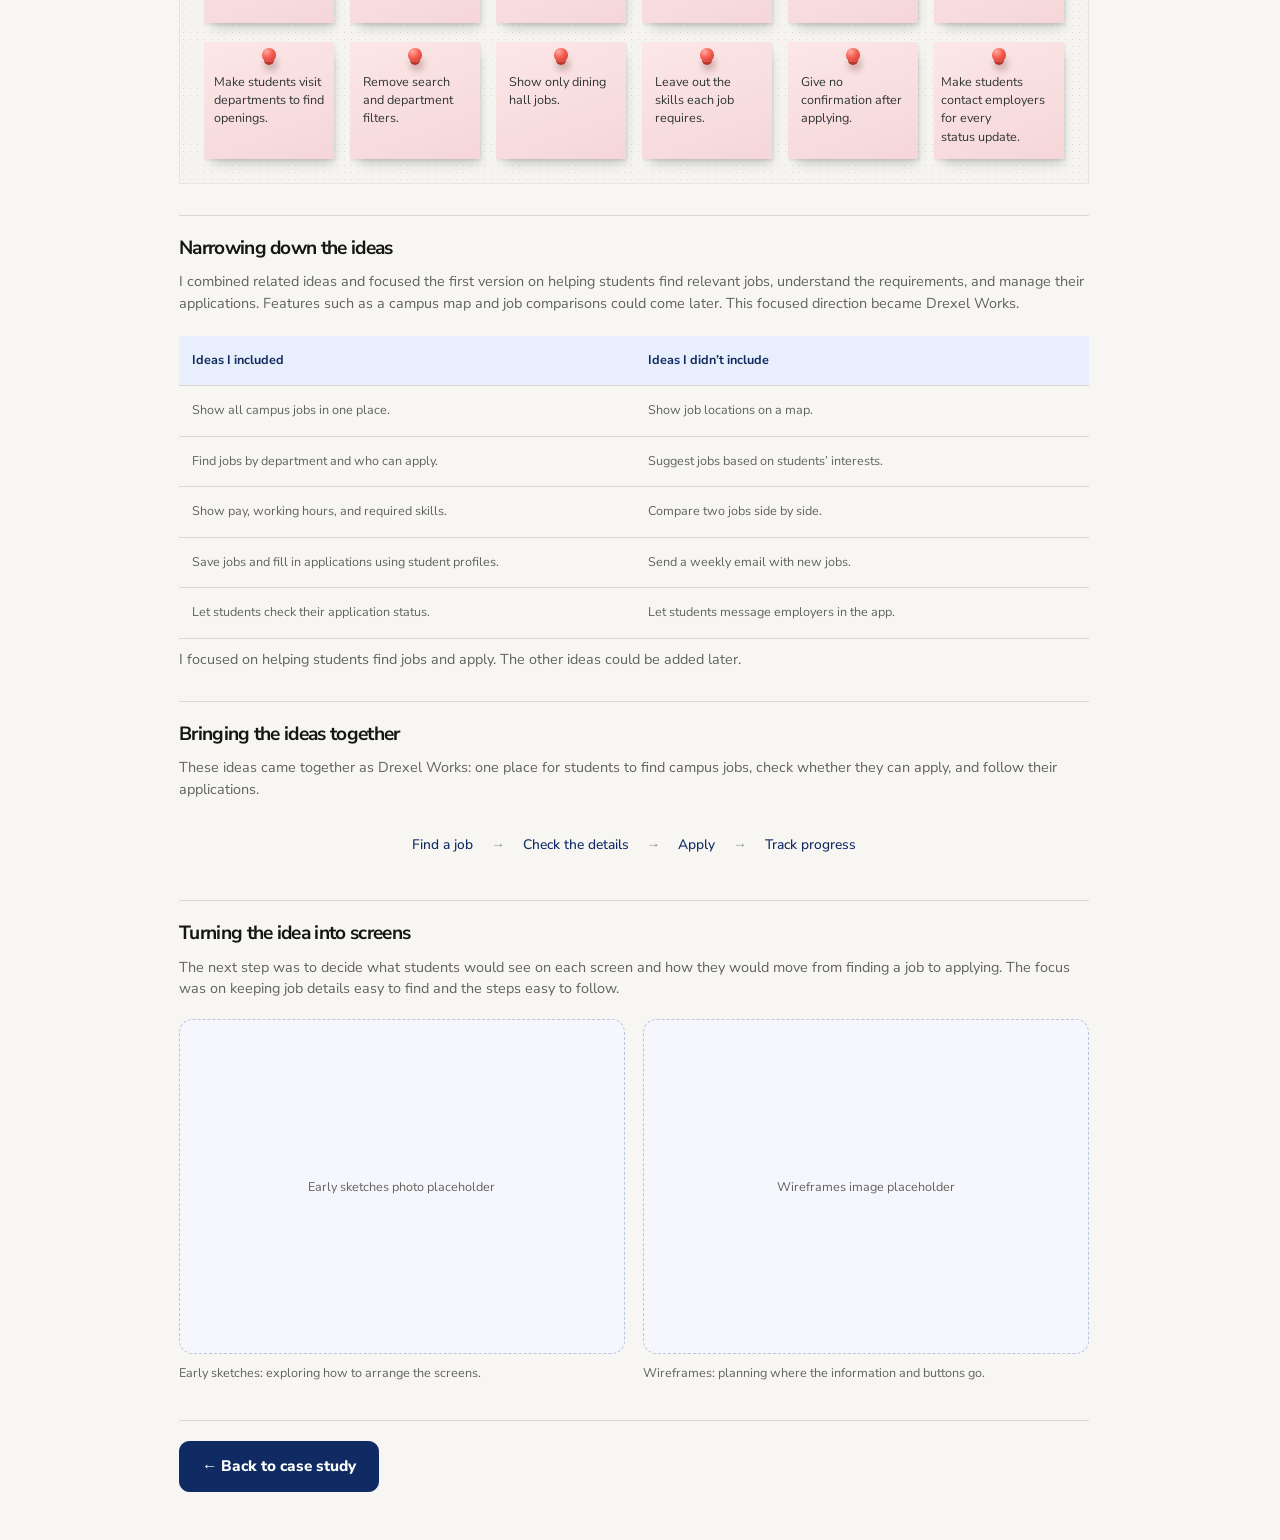
<file: ideation.html>
<!doctype html>
<html lang="en">
<head>
<meta charset="UTF-8"><meta name="viewport" content="width=device-width, initial-scale=1"><meta name="theme-color" content="#f7f6f3">
<title>Drexel Works | Process and ideation</title>
<link rel="preconnect" href="https://fonts.googleapis.com"><link rel="preconnect" href="https://fonts.gstatic.com" crossorigin><link href="https://fonts.googleapis.com/css2?family=Nunito+Sans:opsz,wght@6..12,400;6..12,500;6..12,600;6..12,700;6..12,800&display=swap" rel="stylesheet">
<link rel="stylesheet" href="case-study.css">
<link rel="stylesheet" href="case-study-compact.css">
<link rel="stylesheet" href="case-study-reading.css">
</head>
<body class="process-page"><a class="skip-link" href="#ideation">Skip to ideation</a><main id="top">      <section class="ideation-section" id="ideation" aria-labelledby="ideation-title">
        <div class="inner ideation-head">
          <nav class="process-top-return" aria-label="Return to case study"><a class="back-link case-return-button" href="scroll-sample.html#results">← Back to case study</a></nav>
          <p class="eyebrow">Ideation</p>
          <h2 id="ideation-title">Understanding what drove me to solve this problem</h2>
          <section class="affinity-map" aria-labelledby="affinity-map-title">
            <h3 id="affinity-map-title">Why I chose one place for campus jobs</h3>
            <p class="affinity-map-lede">Through the survey and interviews I conducted, I found that students were putting more effort into finding reliable job information than they should have to, while balancing their job search with their studies. This added burden motivated me to explore a simpler experience.</p>
            <div class="research-themes">
              <table aria-label="Research themes and student needs">
                <colgroup><col style="width: 24%"><col style="width: 40%"><col style="width: 36%"></colgroup>
                <thead>
                  <tr><th scope="col">Theme</th><th scope="col">Issue identified</th><th scope="col">What students needed</th></tr>
                </thead>
                <tbody>
                  <tr>
                    <th scope="row">Scattered job search</th>
                    <td>Students check several sources and struggle to follow updates while managing their studies.</td>
                    <td>Bring listings and application updates into one place.</td>
                  </tr>
                  <tr>
                    <th scope="row">Unclear eligibility</th>
                    <td>Students cannot easily tell which roles accept F-1, work-study, or domestic students.</td>
                    <td>Clearly show who can apply and who receives priority.</td>
                  </tr>
                  <tr>
                    <th scope="row">Missing job details</th>
                    <td>Hours, requirements, and qualifications are not always explained.</td>
                    <td>Present consistent details so students can judge whether a role fits.</td>
                  </tr>
                  <tr>
                    <th scope="row">Overlooked opportunities</th>
                    <td>Familiar jobs, such as dining hall roles, get attention while other department openings go unnoticed.</td>
                    <td>Help students discover roles across campus departments.</td>
                  </tr>
                </tbody>
              </table>
            </div>
          </section>

          <section class="brain-dump" aria-labelledby="brain-dump-title">
            <h3 id="brain-dump-title">Brain Dump</h3>
            <p class="brain-dump-intro">I started by writing down possible solutions for each problem without judging them immediately.</p>
            <div class="brain-dump-board">
              <div class="brain-dump-group">
                <h4>Finding jobs</h4>
                <ul class="brain-dump-notes">
                  <li>Show all campus jobs in one place.</li>
                  <li>Send a weekly email with new jobs.</li>
                  <li>Show job locations on a campus map.</li>
                  <li>Let students browse jobs by department.</li>
                  <li class="note--clear-lines note--interests-fit"><span>Suggest jobs</span> <span>based on students</span> <span>interests.</span></li>
                  <li>Send alerts when matching jobs appear.</li>
                </ul>
              </div>
              <div class="brain-dump-group brain-dump-group--eligibility">
                <h4>Eligibility</h4>
                <ul class="brain-dump-notes">
                  <li>Help students check whether they can apply.</li>
                  <li>Label who can apply for each job.</li>
                  <li>Explain which students get hiring priority.</li>
                  <li>Explain what work-study means.</li>
                  <li>Let students ask employers about eligibility.</li>
                  <li>Filter jobs by eligibility.</li>
                </ul>
              </div>
              <div class="brain-dump-group brain-dump-group--details">
                <h4>Job details</h4>
                <ul class="brain-dump-notes">
                  <li>Show the pay and weekly hours.</li>
                  <li>Let students compare saved jobs.</li>
                  <li>Show the available work shifts.</li>
                  <li>List the skills each job requires.</li>
                  <li class="note--clear-lines"><span>Show application</span> <span>deadlines and</span> <span>start dates.</span></li>
                  <li>Show when each listing was last updated.</li>
                </ul>
              </div>
              <div class="brain-dump-group brain-dump-group--applications">
                <h4>Applications</h4>
                <ul class="brain-dump-notes">
                  <li>Let students save jobs for later.</li>
                  <li>Fill in details from their student profile.</li>
                  <li>Let students reuse or replace their résumé.</li>
                  <li>List what students need before applying.</li>
                  <li>Show the status of each application.</li>
                  <li class="note--clear-lines"><span>Remind students</span> <span>before applications</span> <span>close.</span></li>
                </ul>
              </div>
            </div>
          </section>

          <section class="brain-dump" aria-labelledby="worst-idea-title">
            <h3 id="worst-idea-title">Worst Possible Idea</h3>
            <p class="brain-dump-intro">I explored ideas that would make the student job search more frustrating. This helped me question assumptions, identify what to avoid, and find opportunities to create a simpler experience.</p>
            <ul class="brain-dump-board worst-idea-board">
              <li>Keep expired jobs visible.</li>
              <li>Hide pay and working hours.</li>
              <li>Reveal eligibility after applying.</li>
              <li class="worst-idea--phrases">Require an account for every department.</li>
              <li>Send every job alert to everyone.</li>
              <li>Make students enter the same details again.</li>
              <li class="worst-idea--long">Make students visit departments to find openings.</li>
              <li>Remove search and department filters.</li>
              <li>Show only dining hall jobs.</li>
              <li>Leave out the skills each job requires.</li>
              <li>Give no confirmation after applying.</li>
              <li class="note--clear-lines"><span>Make students</span> <span>contact employers</span> <span>for every</span> <span>status update.</span></li>
            </ul>
          </section>

          <section class="brain-dump" aria-labelledby="narrowing-ideas-title">
            <h3 id="narrowing-ideas-title">Narrowing down the ideas</h3>
            <p class="brain-dump-intro">I combined related ideas and focused the first version on helping students find relevant jobs, understand the requirements, and manage their applications. Features such as a campus map and job comparisons could come later. This focused direction became Drexel Works.</p>
            <div class="research-themes">
              <table aria-labelledby="narrowing-ideas-title">
                <thead>
                  <tr>
                    <th scope="col">Ideas I included</th>
                    <th scope="col">Ideas I didn’t include</th>
                  </tr>
                </thead>
                <tbody>
                  <tr><td>Show all campus jobs in one place.</td><td>Show job locations on a map.</td></tr>
                  <tr><td>Find jobs by department and who can apply.</td><td>Suggest jobs based on students’ interests.</td></tr>
                  <tr><td>Show pay, working hours, and required skills.</td><td>Compare two jobs side by side.</td></tr>
                  <tr><td>Save jobs and fill in applications using student profiles.</td><td>Send a weekly email with new jobs.</td></tr>
                  <tr><td>Let students check their application status.</td><td>Let students message employers in the app.</td></tr>
                </tbody>
              </table>
            </div>
            <p class="brain-dump-intro">I focused on helping students find jobs and apply. The other ideas could be added later.</p>
          </section>

          <section class="brain-dump" aria-labelledby="bringing-ideas-title">
            <h3 id="bringing-ideas-title">Bringing the ideas together</h3>
            <p class="brain-dump-intro">These ideas came together as Drexel Works: one place for students to find campus jobs, check whether they can apply, and follow their applications.</p>
            <ol class="idea-journey" aria-label="Steps in the student job search">
              <li>Find a job</li>
              <li>Check the details</li>
              <li>Apply</li>
              <li>Track progress</li>
            </ol>
          </section>

          <section class="brain-dump" aria-labelledby="early-screens-title">
            <h3 id="early-screens-title">Turning the idea into screens</h3>
            <p class="brain-dump-intro">The next step was to decide what students would see on each screen and how they would move from finding a job to applying. The focus was on keeping job details easy to find and the steps easy to follow.</p>
            <div class="early-design-images">
              <figure>
                <div class="early-design-placeholder">Early sketches photo placeholder</div>
                <figcaption>Early sketches: exploring how to arrange the screens.</figcaption>
              </figure>
              <figure>
                <div class="early-design-placeholder">Wireframes image placeholder</div>
                <figcaption>Wireframes: planning where the information and buttons go.</figcaption>
              </figure>
            </div>
          </section>


        </div>
      </section>
<div class="inner process-return"><a class="case-return-button" href="scroll-sample.html#results">← Back to case study</a></div></main></body>
</html>
</file>
<file: case-study.css>
:root {
  --paper: #f7f6f3;
  --ink: #151515;
  --muted: #62625d;
  --navy: #102b63;
  --gold: #ffcc58;
  --line: #d9d9d2;
  --radius-large: 28px;
  --radius-medium: 16px;
  --radius-small: 12px;
  --sans: "Nunito Sans", "Avenir Next", "Helvetica Neue", Arial, sans-serif;
}
* { box-sizing: border-box; }
html { scroll-behavior: smooth; scroll-padding-top: 120px; }
body { margin: 0; color: var(--ink); background: var(--paper); font-family: var(--sans); -webkit-font-smoothing: antialiased; }
button, a { font: inherit; }
a { color: var(--navy); text-underline-offset: 5px; }
button { cursor: pointer; }
a:focus-visible, button:focus-visible, summary:focus-visible, [tabindex="0"]:focus-visible { outline: 3px solid #315bb4; outline-offset: 5px; }
[hidden] { display: none !important; }
h1, h2, h3, h4, p, figure { margin: 0; }
h1, h2, h3, h4 { letter-spacing: -.035em; }
.inner { width: min(100%, 1200px); margin-inline: auto; }
.section { padding: 44px clamp(24px, 7.7vw, 125px); scroll-margin-top: 112px; }
.section + .section > .inner { border-top: 1px solid var(--line); padding-top: 32px; }
.eyebrow { display: flex; align-items: center; gap: 10px; margin-bottom: 18px; color: var(--muted); font-size: 16px; font-weight: 750; letter-spacing: .065em; text-transform: uppercase; }
.eyebrow::before { content: ""; width: 18px; height: 1px; background: currentColor; }
h2 { font-size: clamp(28px, 2.8vw, 40px); line-height: 1.2; font-weight: 800; }
.body-copy { margin-top: 18px; color: var(--muted); font-size: clamp(19px, 1.65vw, 24px); line-height: 1.55; letter-spacing: -.015em; }
.skip-link { position: fixed; z-index: 30; top: 8px; left: 16px; padding: 12px 18px; color: var(--navy); background: white; transform: translateY(-200%); }
.skip-link:focus { transform: translateY(0); }
.site-header { position: fixed; z-index: 20; top: 16px; left: 50%; transform: translateX(-50%); display: flex; align-items: center; justify-content: space-between; gap: 30px; width: max-content; max-width: calc(100% - 32px); padding: 14px 22px; border: 1px solid #bcc7dc; border-radius: var(--radius-large); background: linear-gradient(120deg, rgba(218,224,234,.93), rgba(232,238,251,.93)); box-shadow: 0 5px 18px rgba(16,43,99,.08), inset 0 1px 0 white; backdrop-filter: blur(16px); -webkit-backdrop-filter: blur(16px); }
.brand { flex: 0 0 auto; display: flex; text-decoration: none; }
.brand img { display: block; width: 154px; height: auto; }
.section-nav { display: flex; gap: 8px; align-items: center; }
.section-nav a { padding: 12px 14px; color: var(--navy); font-size: 15px; font-weight: 800; text-transform: uppercase; letter-spacing: .055em; text-decoration: none; border-bottom: 2px solid transparent; border-radius: 999px; }
.section-nav a:hover { background: rgba(255,255,255,.4); }
.section-nav a[aria-current] { background: var(--gold); color: #151515; border-bottom-color: #c79428; }
.hero { padding-top: 126px; padding-bottom: 24px; }
.project-hero { position: relative; min-height: 675px; overflow: hidden; border-radius: var(--radius-large); background: #030608 url("assets/drexel-works-header-art-v2.png") left center / cover no-repeat; }
.project-hero::before { content: ""; position: absolute; inset: 0; background: linear-gradient(90deg, rgba(1,4,6,0) 25%, rgba(2,6,10,.08) 43%, rgba(2,5,10,.9) 100%); }
.project-copy { position: absolute; z-index: 1; top: 50%; right: clamp(34px, 5.5vw, 78px); left: 53%; transform: translateY(-50%); color: white; }
.project-kicker { margin-bottom: 20px; color: #b9c2d7; font-size: 15px; font-weight: 750; letter-spacing: .06em; text-transform: uppercase; }
.project-copy h1 { font-size: clamp(34px, 3.1vw, 48px); line-height: 1.16; font-weight: 600; letter-spacing: -.045em; }
.project-copy h1 span { display: block; }
.project-copy .lede { margin-top: 26px; color: #e6e9f4; font-size: clamp(17px, 1.4vw, 21px); line-height: 1.55; }
.project-status { display: inline-block; margin-top: 26px; padding-left: 12px; border-left: 3px solid #74d896; color: #e6e9f4; font-size: 13px; font-weight: 650; }
.facts { display: grid; grid-template-columns: repeat(4, 1fr); gap: 24px; margin-top: 24px; padding-block: 20px; border-block: 1px solid var(--line); }
.facts span { display: block; margin-bottom: 6px; color: var(--muted); font-size: 15px; }
.facts b { font-size: 20px; font-weight: 750; }
.scroll-prompt { display: flex; justify-content: center; gap: 12px; margin-top: 20px; color: var(--muted); font-size: 15px; font-weight: 650; text-decoration: none; }
.scroll-prompt span { color: var(--navy); font-size: 22px; line-height: 1; }
.section.problem-section { padding-top: 32px; padding-bottom: 24px; }
.problem-section + .approach-section { padding-top: 24px; }
.hero + .problem-section > .inner { border-top: 0; padding-top: 0; }
.reading-guide { margin-bottom: 28px; border-block: 1px solid var(--line); }
.reading-guide summary { display: flex; justify-content: space-between; align-items: center; gap: 24px; padding-block: 20px; color: var(--navy); font-size: 20px; font-weight: 650; cursor: pointer; list-style: none; }
.reading-guide summary::-webkit-details-marker { display: none; }
.reading-guide summary span { font-size: 24px; transition: transform .2s; }
.reading-guide[open] summary span { transform: rotate(180deg); }
.reading-guide-content { display: grid; grid-template-columns: repeat(2, minmax(0, 1fr)); gap: 26px 36px; padding: 8px 0 28px; }
.reading-guide-content h3 { margin-bottom: 8px; font-size: 20px; color: var(--navy); }
.reading-guide-content p { color: var(--muted); font-size: 17px; line-height: 1.55; }
.reading-guide-content a { white-space: normal; font-size: 15px; }
.evidence-grid { display: grid; grid-template-columns: repeat(2, minmax(0, 1fr)); gap: 24px; margin-block: 24px; }
.evidence-placeholder { display: flex; align-items: center; justify-content: center; aspect-ratio: 16 / 9; max-height: 220px; border: 1px dashed #b6bcc7; border-radius: var(--radius-medium); color: #767972; background: #efefeb; }
.evidence-placeholder span { font-size: 15px; }
.evidence-grid figcaption { margin-top: 10px; color: var(--muted); font-size: 16px; }
.findings-grid { display: grid; grid-template-columns: repeat(2, minmax(0, 1fr)); gap: 0 32px; margin-top: 24px; }
.finding { padding: 16px 0 18px; border-top: 1px solid var(--line); }
.finding h3 { color: var(--navy); font-size: 19px; font-weight: 650; letter-spacing: -.015em; line-height: 1.35; }
.finding-value { display: flex; align-items: center; gap: 18px; margin-block: 4px 2px; }
.finding-value strong { font-size: clamp(48px, 5vw, 64px); font-weight: 800; line-height: 1.1; letter-spacing: -.055em; font-variant-numeric: tabular-nums; }
.finding-emoji { display: block; flex: 0 0 auto; width: 112px; height: 112px; object-fit: contain; background: transparent; }
.finding > p { color: #424540; font-size: 18px; line-height: 1.5; }
:is(.approach-section, .impact-section) .findings-grid { width: min(100%, 960px); margin-inline: auto; gap: 16px; }
:is(.approach-section, .impact-section) .finding { display: flex; flex-direction: column; min-width: 0; height: auto; padding: 16px 18px; border: 1px solid #e1e3e8; border-radius: var(--radius-medium); background: #fff; box-shadow: 0 4px 14px rgba(16,43,99,.035); }
:is(.approach-section, .impact-section) .finding-value { order: -1; justify-content: flex-start; gap: 16px; margin: 0 0 4px; }
:is(.approach-section, .impact-section) .finding-value strong { font-size: clamp(60px, 5.5vw, 72px); line-height: 1.05; }
:is(.approach-section, .impact-section) .finding-emoji { width: 92px; height: 92px; }
:is(.approach-section, .impact-section) .finding h3 { font-size: 20px; font-weight: 800; line-height: 1.35; }
:is(.approach-section, .impact-section) .finding > p { margin-top: 6px; line-height: 1.45; overflow-wrap: break-word; }
.student-voices, .impact-voices { margin-top: 32px; padding-top: 24px; border-top: 1px solid var(--line); }
.voices-list, .impact-voices-list { display: grid; grid-template-columns: repeat(3, minmax(0, 1fr)); gap: 26px; margin-top: 18px; }
.voice, .impact-voice { margin: 0; padding-left: 18px; border-left: 2px solid #c2cad8; }
.voice p, .impact-voice p { font-size: 18px; line-height: 1.5; }
.voice span, .impact-voice span { display: block; margin-top: 14px; color: var(--muted); font-size: 14px; font-weight: 600; }
.voices-summary { margin-top: 18px; color: var(--muted); font-size: 18px; line-height: 1.5; }
.solution-section { background: #fff; }
.screen-carousel { margin-top: 20px; }
.screen-carousel-stage { --screen-height: clamp(240px, calc(100svh - 300px), 440px); --arrow-size: 72px; display: grid; grid-template-columns: var(--arrow-size) minmax(0, 1fr) var(--arrow-size); gap: 24px; align-items: start; max-width: 920px; margin-inline: auto; }
.screen-arrow { display: grid; place-items: center; width: var(--arrow-size); height: var(--arrow-size); padding: 0; margin-top: calc((var(--screen-height) - var(--arrow-size)) / 2); border: 1px solid #bdc8dc; border-radius: 50%; background: #fff; color: var(--navy); }
.screen-arrow svg { display: block; width: 34px; height: 34px; fill: none; stroke: currentColor; stroke-width: 2; stroke-linecap: round; stroke-linejoin: round; }
.screen-arrow:hover:not(:disabled) { background: #f1f4fa; border-color: var(--navy); }
.screen-arrow:disabled { color: #afb2b7; border-color: #e1e3e7; cursor: default; }
.screen-slide { margin: 0; }
.screen-image-stage { display: flex; justify-content: center; height: var(--screen-height); }
.screen-image-stage img { display: block; width: auto; height: 100%; max-width: 100%; object-fit: contain; }
.screen-caption { max-width: 680px; min-height: 100px; margin: 14px auto 0; text-align: center; }
.screen-caption h3 { color: var(--navy); font-size: 23px; margin-bottom: 8px; }
.screen-caption p { color: var(--muted); font-size: 21px; line-height: 1.5; }
.screen-dots { display: flex; justify-content: center; gap: 0; margin-top: 4px; }
.screen-dot { display: grid; place-items: center; width: 44px; height: 44px; padding: 0; border: 0; border-radius: 50%; background: transparent; }
.screen-dot::before { content: ""; width: 10px; height: 10px; border: 1px solid #9ba9c3; border-radius: 50%; background: transparent; }
.screen-dot:hover::before { background: #dce4f2; }
.screen-dot[aria-current="true"]::before { border-color: var(--navy); background: var(--navy); }
.screen-status { position: absolute; width: 1px; height: 1px; padding: 0; margin: -1px; overflow: hidden; clip-path: inset(50%); white-space: nowrap; border: 0; }
.screen-slide.is-entering .screen-image-stage { animation: screen-enter .32s ease-out both; }
.screen-slide.is-entering .screen-caption { animation: caption-enter .42s ease-out .12s both; }
@keyframes screen-enter { from { opacity: 0; transform: translateX(var(--screen-direction, 14px)); } to { opacity: 1; transform: translateX(0); } }
@keyframes caption-enter { from { opacity: 0; transform: translateY(6px); } to { opacity: 1; transform: translateY(0); } }
.results-summary { display: grid; grid-template-columns: 56px minmax(0, 1fr); align-items: center; gap: 20px; }
.results-summary, .learning, .process-link { margin-top: 36px; padding-top: 28px; border-top: 1px solid var(--line); }
.results-summary-badge { display: block; width: 56px; height: 56px; }
.results-summary h3, .learning h3, .process-link h3 { font-size: clamp(25px, 2.1vw, 30px); line-height: 1.25; font-weight: 800; }
.results-summary p, .learning p, .process-link p { margin-top: 14px; color: var(--muted); font-size: clamp(19px, 1.65vw, 24px); line-height: 1.5; font-weight: 400; }
.process-link a, .back-link, .process-return a { display: inline-block; margin-top: 18px; font-weight: 700; font-size: 18px; }
.back-link { margin: 0; font-size: 16px; white-space: nowrap; }
.process-page .site-header { width: min(850px, calc(100% - 32px)); }
.ideation-section { padding: 144px clamp(24px, 7.7vw, 125px) 48px; }
.affinity-map, .brain-dump { margin-top: 40px; padding-top: 28px; border-top: 1px solid var(--line); }
.affinity-map h3, .brain-dump h3 { font-size: 28px; line-height: 1.25; }
.affinity-map-lede, .brain-dump-intro { margin: 14px 0 26px; color: var(--muted); font-size: 21px; line-height: 1.5; }
.research-themes { margin-top: 28px; overflow-x: auto; }
.research-themes table { width: 100%; border-collapse: collapse; table-layout: fixed; font-size: 18px; line-height: 1.5; text-align: left; color: var(--muted); }
.research-themes td, .research-themes th { padding: 20px 18px; vertical-align: top; border-bottom: 1px solid var(--line); overflow-wrap: break-word; }
.research-themes thead th { background: #e8eefb; color: var(--navy); }
.research-themes tbody th { color: var(--ink); }
.brain-dump-board { display: grid; grid-template-columns: repeat(2, minmax(0, 1fr)); gap: 36px; padding: 32px; background-color: #f5f4f0; background-image: radial-gradient(#d8d6cf .6px, transparent .6px); background-size: 7px 7px; border: 1px solid #e6e4dd; }
.brain-dump-group { --note-color: #fff0b8; min-width: 0; }
.brain-dump-group--eligibility { --note-color: #ece4fa; }
.brain-dump-group--details { --note-color: #deedfc; }
.brain-dump-group--applications { --note-color: #dff0e4; }
.brain-dump-group h4 { margin-bottom: 24px; font-size: 21px; }
.brain-dump-notes { display: grid; grid-template-columns: repeat(3, minmax(0, 1fr)); grid-auto-rows: 1fr; gap: 26px 20px; margin: 0; padding: 0; list-style: none; }
.brain-dump-notes li, .worst-idea-board li { position: relative; min-width: 0; padding: 28px 18px 18px; background: linear-gradient(175deg, rgba(255,255,255,.28), transparent 45%, rgba(80,60,20,.06)), var(--note-color); box-shadow: 1px 2px 2px rgba(30,35,45,.08), 4px 9px 10px -5px rgba(30,35,45,.22); color: #303536; font-size: 17px; line-height: 1.45; text-align: left; text-wrap: pretty; overflow-wrap: break-word; }
.brain-dump-notes li::before { content: ""; position: absolute; top: -10px; left: calc(50% - 28px); width: 56px; height: 22px; background: rgba(255,255,245,.55); border: 1px solid rgba(205,199,177,.25); box-shadow: 0 1px 2px rgba(30,35,45,.04); transform: rotate(-4deg); }
.worst-idea-board { grid-template-columns: repeat(6, minmax(0, 1fr)); grid-auto-rows: 1fr; gap: 26px 20px; margin: 0; padding: 40px 32px 32px; list-style: none; }
.worst-idea-board li { padding-top: 40px; background: linear-gradient(160deg, #fce7e7, #f5d6d9); }
.worst-idea-board li::before { content: ""; position: absolute; top: 8px; left: calc(50% - 9px); width: 18px; height: 18px; border-radius: 50%; background: radial-gradient(circle at 32% 25%, #ffaaa1, #f45d50 45%, #c7352b); box-shadow: 0 5px 0 -2px #b9362d, 2px 9px 6px rgba(80,25,20,.24); }
.brain-dump-notes .note--clear-lines, .worst-idea-board .note--clear-lines { padding-inline: 10px; }
.note--clear-lines span { display: block; }
.brain-dump-notes .note--interests-fit { padding-inline: 6px; letter-spacing: -.025em; }
.worst-idea-board .worst-idea--phrases { padding-inline: 12px; }
.worst-idea-board .worst-idea--long { padding-inline: 14px; }
.idea-journey { display: flex; justify-content: center; flex-wrap: wrap; gap: 24px; padding: 20px 0; margin: 0; list-style: none; color: var(--navy); font-size: 20px; font-weight: 500; }
.idea-journey li:not(:last-child)::after { content: "→"; margin-left: 24px; color: #8b918e; }
.early-design-images { display: grid; grid-template-columns: repeat(2, minmax(0, 1fr)); gap: 24px; }
.early-design-placeholder { display: flex; align-items: center; justify-content: center; aspect-ratio: 4 / 3; padding: 24px; border: 1px dashed #b9c5df; border-radius: var(--radius-medium); background: #f5f7fc; color: var(--muted); font-size: 18px; }
.early-design-images figcaption { margin-top: 14px; color: var(--muted); font-size: 18px; line-height: 1.5; }
.process-return { padding: 0 0 64px; border-top: 1px solid var(--line); }
@media (max-width: 1100px) {
  .site-header { gap: 16px; }
  .section-nav a { padding-inline: 10px; font-size: 14px; }
  .brain-dump-notes { grid-template-columns: repeat(2, minmax(0, 1fr)); }
  .worst-idea-board { grid-template-columns: repeat(3, minmax(0, 1fr)); }
}
@media (max-width: 760px) {
  html { scroll-padding-top: 130px; }
  .site-header { top: 8px; flex-wrap: wrap; justify-content: center; gap: 8px 16px; padding: 10px 14px; width: calc(100% - 24px); }
  .brand img { width: 125px; }
  .section-nav { justify-content: center; gap: 8px; }
  .section-nav a { padding: 8px 6px; font-size: 11px; }
  .section { padding: 32px 22px; }
  .section + .section > .inner { padding-top: 26px; }
  .results-summary, .learning, .process-link, .affinity-map, .brain-dump { margin-top: 28px; padding-top: 24px; }
  .hero { padding-top: 132px; padding-bottom: 20px; }
  .project-hero { min-height: 760px; background-size: auto 64%; background-position: 25% top; }
  .project-hero::before { background: linear-gradient(0deg, #030608 0%, #030608 34%, transparent 65%); }
  .project-copy { top: auto; bottom: 28px; left: 24px; right: 24px; transform: none; }
  .project-copy h1 { font-size: 34px; }
  .project-kicker { font-size: 12px; }
  .facts { grid-template-columns: repeat(2, 1fr); gap: 22px; }
  .facts b { font-size: 18px; }
  .reading-guide summary { font-size: 18px; }
  .reading-guide-content, .evidence-grid { grid-template-columns: 1fr; }
  .findings-grid { grid-template-columns: 1fr; }
  .finding { padding-block: 16px; }
  .finding-emoji { width: 100px; height: 100px; }
  .voices-list, .impact-voices-list { grid-template-columns: 1fr; gap: 24px; }
  .screen-carousel-stage { --screen-height: clamp(220px, calc(100svh - 360px), 380px); --arrow-size: 52px; gap: 8px; }
  .screen-arrow svg { width: 26px; height: 26px; }
  .screen-caption h3 { font-size: 21px; }
  .screen-caption p { font-size: 18px; }
  .ideation-section { padding: 144px 22px 36px; }
  .brain-dump-board { grid-template-columns: 1fr; padding: 24px; gap: 28px; }
  .worst-idea-board { grid-template-columns: repeat(2, minmax(0, 1fr)); }
  .early-design-images { grid-template-columns: 1fr; }
  .research-themes table { min-width: 600px; }
  .process-return { width: calc(100% - 44px); }
}
@media (prefers-reduced-motion: reduce) {
  html { scroll-behavior: auto; }
  *, *::before, *::after { animation: none !important; transition: none !important; }
}
</file>
<file: case-study-main.css>
/* Main case study only. Keep case-study.css and the ideation page unchanged. */
.case-study-page .section {
  padding: 0 clamp(24px, 8.3333vw, 120px);
}

.case-study-page .section + .section > .inner {
  padding-top: 32px;
}

.case-study-page .eyebrow {
  margin-left: -18px;
  font-weight: 700;
  line-height: 22px;
}

.case-study-page .eyebrow::before {
  flex: 0 0 18px;
}

.case-study-page .body-copy,
.case-study-page .results-summary p,
.case-study-page .learning p,
.case-study-page .process-link p {
  font-size: clamp(19px, 1.65vw, 23.76px);
  line-height: 1.55;
}

/* Restore the translucent rectangular backdrop removed from the Figma frame. */
.case-study-page .site-header {
  min-height: 88px;
  gap: 68px;
  border-radius: 28px;
  background: linear-gradient(120deg, rgba(218, 224, 234, .93), rgba(232, 238, 251, .93));
  transition: opacity .28s cubic-bezier(.22, 1, .36, 1), transform .28s cubic-bezier(.22, 1, .36, 1);
}

.case-study-page .site-header.is-nav-hidden {
  opacity: 0;
  transform: translate(-50%, -8px);
  pointer-events: none;
}

.case-study-page .site-header:focus-within {
  opacity: 1;
  transform: translateX(-50%);
  pointer-events: auto;
}

.case-study-page .section-nav a {
  padding-block: 11px;
  line-height: 20px;
}

.case-study-page .section-nav a[aria-current] {
  color: var(--navy);
}

.case-study-page .hero {
  padding-top: 126px;
}

.case-study-page .project-copy {
  right: 6.5%;
}

.case-study-page .project-kicker {
  color: rgba(255, 255, 255, .75);
  font-weight: 800;
  letter-spacing: .055em;
  line-height: 20px;
}

.case-study-page .project-copy .lede {
  color: #fff;
  font-size: 21px;
  line-height: 1.5;
}

.case-study-page .project-status {
  margin-top: 26px;
  padding-left: 0;
  border-left: 0;
  color: #fff;
  font-weight: 400;
  line-height: 24px;
}

.case-study-page .facts span {
  font-size: 16px;
  line-height: 24px;
}

.case-study-page .facts b {
  display: block;
  font-weight: 700;
  line-height: 27px;
}

.case-study-page .scroll-prompt {
  font-size: 16px;
  font-weight: 400;
  line-height: 24px;
}

.case-study-page .scroll-prompt span {
  color: inherit;
  font-size: 16px;
  line-height: inherit;
}

.case-study-page .problem-section {
  padding-top: 25px;
  padding-bottom: clamp(32px, 3.0556vw, 44px);
}

.case-study-page .hero + .problem-section > .inner {
  padding-top: 0;
}

.case-study-page .reading-guide {
  margin-bottom: clamp(28px, 2.5vw, 36px);
}

.case-study-page .reading-guide-title {
  margin: 0;
  color: var(--navy);
  letter-spacing: normal;
  padding-block: clamp(18px, 1.5278vw, 22px);
  font-size: clamp(23px, 2.5vw, 36px);
  font-weight: 600;
  line-height: 1.2;
}

.case-study-page .reading-guide-column {
  display: grid;
  min-width: 0;
  align-content: start;
  row-gap: inherit;
}

.case-study-page .guide-chevron {
  display: block;
  flex: 0 0 29px;
  width: 29px;
  height: auto;
  transition: transform .2s ease;
}

.case-study-page .reading-guide[open] .guide-chevron {
  transform: rotate(180deg);
}

.case-study-page .problem-section > .inner > .eyebrow {
  margin-bottom: 22px;
}

.case-study-page .problem-section > .inner > .body-copy {
  margin-top: clamp(22px, 1.9444vw, 28px);
}

.case-study-page .approach-section {
  padding-top: 0;
  padding-bottom: 36px;
}

.case-study-page .problem-section + .approach-section > .inner {
  padding-top: clamp(32px, 3.0556vw, 44px);
}

.case-study-page .approach-section > .inner > .eyebrow {
  margin-bottom: 20px;
}

.case-study-page .approach-section > .inner > .body-copy {
  margin-top: 28px;
}

/* Four findings beside two stacked photographs. */
.case-study-page .findings-evidence {
  display: grid;
  grid-template-columns: minmax(0, 417fr) minmax(0, 679fr);
  align-items: start;
  gap: 30px;
  width: calc(100% - 74px);
  margin: 36px 44px 0 30px;
}

.case-study-page .findings-evidence .findings-grid {
  grid-template-columns: minmax(0, 1fr);
  align-self: start;
  width: 100%;
  margin: 0;
  gap: 21px;
}

.case-study-page .findings-evidence .finding {
  min-height: 228px;
  padding: 19px;
  border-radius: 17px;
  box-shadow: 0 4px 8px rgba(16, 43, 99, .04);
}

.case-study-page .findings-evidence .finding-value {
  position: relative;
  flex: 0 0 96px;
  min-width: 0;
  margin: 0 0 4px;
}

.case-study-page .findings-evidence .finding-value strong {
  position: relative;
  z-index: 1;
  font-size: clamp(60px, 5.2778vw, 76px);
  line-height: 1.05;
}

.case-study-page .metric-suffix {
  font-size: .8333em;
}

.case-study-page .findings-evidence .finding-emoji {
  position: absolute;
  top: -14px;
  right: 5.84%;
  width: 39.26%;
  max-width: 148px;
  height: auto;
  aspect-ratio: 1;
  pointer-events: none;
}

.case-study-page .findings-evidence .finding--scattered .finding-emoji {
  top: -29px;
  right: -.26%;
  width: 47.48%;
  max-width: 179px;
}

.case-study-page .findings-evidence .finding--manage .finding-emoji {
  top: -9px;
  right: 6.9%;
  width: 36.87%;
  max-width: 139px;
}

.case-study-page .findings-evidence .finding--outdated .finding-emoji {
  top: -9px;
  right: 7.43%;
  width: 34.48%;
  max-width: 130px;
}

.case-study-page .finding--confidence .finding-emoji {
  top: -9px;
  right: 7.43%;
  width: 34.48%;
  max-width: 130px;
}

.case-study-page .finding--clarity .finding-emoji {
  top: -20px;
  right: -.26%;
  width: 47.48%;
  max-width: 179px;
  aspect-ratio: 1402 / 1122;
}

.case-study-page .findings-evidence .finding h3 {
  position: relative;
  z-index: 1;
  font-size: 22px;
  line-height: 28.5px;
}

.case-study-page .findings-evidence .finding--eligibility h3,
.case-study-page .findings-evidence .finding--outdated h3,
.case-study-page .findings-evidence .finding--clarity h3 {
  font-size: 24px;
}

.case-study-page .findings-evidence .finding > p {
  margin-top: 6px;
  font-size: 19px;
  line-height: 1.25;
}

.case-study-page .findings-evidence--approach .finding > p {
  line-height: 1.45;
}

.case-study-page .evidence-photos {
  display: grid;
  gap: 24px;
  min-width: 0;
}

.case-study-page .evidence-photo {
  position: relative;
  aspect-ratio: 679 / 473.749;
  overflow: hidden;
  border: 1px solid #d9d9d2;
  border-radius: 19px;
  background: #efefeb;
}

.case-study-page .evidence-photo:nth-child(2) {
  aspect-ratio: 679 / 469;
}

.case-study-page .evidence-photo img {
  position: absolute;
  display: block;
  max-width: none;
  height: auto;
}

/* Retain each photo's crop from the edited frame, without stretching it. */
.case-study-page .evidence-photo--research-one img {
  top: -2.573%;
  left: -.175%;
  width: 101.915%;
}

.case-study-page .evidence-photo--research-two img {
  top: -9.902%;
  left: -2.236%;
  width: 105.891%;
}

.case-study-page .evidence-photo--testing-one img {
  top: -50.881%;
  left: -2.284%;
  width: 102.109%;
}

.case-study-page .evidence-photo--testing-two img {
  inset: 0;
  width: 100%;
  height: 100%;
  object-fit: cover;
  object-position: center 55%;
}

.case-study-page .voices-summary {
  margin: 26px auto 0;
  max-width: 1012px;
  line-height: 1.45;
}

.case-study-page .student-voices {
  margin-top: 20px;
  padding-top: 32px;
}

.case-study-page .voices-header .eyebrow {
  margin-bottom: 0;
}

.case-study-page .voices-list,
.case-study-page .impact-voices-list {
  align-items: stretch;
}

.case-study-page .voice,
.case-study-page .impact-voice {
  display: flex;
  flex-direction: column;
}

.case-study-page .voice span,
.case-study-page .impact-voice span {
  margin-top: 10px;
  font-size: 15px;
  font-weight: 400;
  line-height: 24px;
}

.case-study-page .voice span::before,
.case-study-page .impact-voice span::before {
  content: "— ";
}

/* Align research quote tops and keep the names on a shared row beneath them. */
.case-study-page .voice {
  display: grid;
  grid-template-rows: 1fr auto;
  row-gap: 6px;
}

.case-study-page .voice p {
  align-self: start;
}

.case-study-page .voice span {
  margin-top: 0;
  white-space: nowrap;
}

/* One screen at a time, with dots between the phone and its explanation. */
.case-study-page .solution-section {
  padding-bottom: 26px;
}

.case-study-page .solution-section > .inner {
  padding-top: 35px;
}

.case-study-page .solution-section .eyebrow {
  margin-bottom: 10px;
}

.case-study-page .solution-section .body-copy {
  margin-top: 0;
}

.case-study-page .screen-carousel {
  --screen-height: clamp(300px, calc(100svh - 300px), 568px);
  --arrow-size: clamp(64px, 5.5556vw, 80px);
  --arrow-track: clamp(80px, 10.8333vw, 156px);
  margin-top: 23px;
}

.case-study-page .screen-carousel-stage {
  --screen-height: inherit;
  --arrow-size: inherit;
  grid-template-columns: var(--arrow-track) minmax(0, 1fr) var(--arrow-track);
  gap: 0 24px;
  max-width: 680px;
}

.case-study-page .screen-slides,
.case-study-page .screen-slide {
  display: contents;
}

.case-study-page .screen-image-stage {
  grid-column: 2;
  grid-row: 1;
  overflow: hidden;
  touch-action: pan-y pinch-zoom;
}

.case-study-page .screen-image-stage img {
  user-select: none;
  -webkit-user-drag: none;
}

.case-study-page .screen-arrow {
  grid-row: 1;
  align-self: center;
  justify-self: center;
  margin-top: 0;
  border: 1px solid var(--navy);
  background: var(--navy);
  color: #fff;
  box-shadow: 0 4px 12px rgba(16, 43, 99, .14);
  transition: background-color .18s ease, box-shadow .18s ease;
}

.case-study-page .screen-arrow--prev {
  grid-column: 1;
}

.case-study-page .screen-arrow--next {
  grid-column: 3;
}

.case-study-page .screen-arrow svg {
  display: block;
  width: 28px;
  height: 28px;
}

.case-study-page .screen-arrow:hover:not(:disabled) {
  border-color: #1b3f7b;
  background: #1b3f7b;
  box-shadow: 0 6px 16px rgba(16, 43, 99, .2);
}

.case-study-page .screen-arrow:disabled {
  opacity: 1;
  border-color: #e6ebf3;
  background: #e6ebf3;
  color: #8290a8;
  box-shadow: none;
}

.case-study-page .screen-caption {
  grid-column: 1 / -1;
  grid-row: 3;
  width: 100%;
  min-height: 92px;
  margin: 0;
}

.case-study-page .screen-caption h3 {
  margin-bottom: 0;
  font-size: 23px;
  line-height: 29px;
}

.case-study-page .screen-dots {
  grid-column: 1 / -1;
  grid-row: 2;
  margin: 10px 0 20px;
}

.case-study-page .screen-dot {
  width: 26px;
  height: 24px;
}

.case-study-page .screen-dot::before {
  width: 6px;
  height: 6px;
  border-color: #d7dfed;
  background: #d7dfed;
}

.case-study-page .screen-dot:hover::before {
  border-color: #8c9dba;
  background: #8c9dba;
}

.case-study-page .screen-dot[aria-current="true"]::before {
  border-color: var(--navy);
  background: var(--navy);
}

.case-study-page .impact-section > .inner > .eyebrow {
  margin-bottom: 9px;
}

.case-study-page .impact-section > .inner > .body-copy {
  margin-top: 27px;
}

.case-study-page .impact-voices {
  margin-top: 44px;
}

.case-study-page .results-summary {
  display: block;
}

.case-study-page .results-summary-copy {
  display: grid;
  grid-template-columns: 56px minmax(0, 1fr);
  align-items: center;
  gap: 20px;
  margin-top: 25px;
}

.case-study-page .results-summary-badge {
  width: 52px;
  height: auto;
  justify-self: center;
}

.case-study-page .results-summary-copy p {
  margin-top: 0;
}

.case-study-page .learning {
  margin-top: 26px;
}

.case-study-page .learning p {
  margin-bottom: 0;
}

.case-study-page .process-link {
  padding-bottom: 32px;
}

.case-study-page .process-link a {
  font-size: 25px;
  font-weight: 800;
  line-height: 1.25;
  letter-spacing: -.3px;
}

@media (max-width: 1200px) {
  .case-study-page .findings-evidence {
    grid-template-columns: minmax(0, 360fr) minmax(0, 570fr);
    width: 100%;
    margin-inline: 0;
    gap: 24px;
  }

  .case-study-page .findings-evidence .finding-value strong {
    font-size: 68px;
  }

  .case-study-page .findings-evidence .finding-emoji {
    right: 0;
    width: 128px;
    height: 128px;
  }

  .case-study-page .findings-evidence .finding--scattered .finding-emoji {
    top: -20px;
    right: -8px;
    width: 148px;
    height: 148px;
  }

  .case-study-page .findings-evidence .finding h3 {
    font-size: 21px;
  }

  .case-study-page .findings-evidence .finding > p {
    font-size: 18px;
  }
}

@media (max-width: 1000px) {
  .case-study-page .site-header {
    gap: 24px;
  }

  .case-study-page .findings-evidence {
    grid-template-columns: minmax(0, 1fr) minmax(0, 1.25fr);
  }

  .case-study-page .findings-evidence .finding {
    padding: 16px;
    min-height: 216px;
  }

  .case-study-page .findings-evidence .finding-value strong {
    font-size: 60px;
  }

  .case-study-page .findings-evidence .finding-emoji {
    right: -8px;
    width: 112px;
    height: 112px;
  }

  .case-study-page .findings-evidence .finding--scattered .finding-emoji {
    width: 132px;
    height: 132px;
  }

  .case-study-page .evidence-photos {
    align-self: stretch;
  }

  .case-study-page .evidence-photo,
  .case-study-page .evidence-photo:nth-child(2) {
    aspect-ratio: auto;
    min-height: 300px;
  }

  .case-study-page .evidence-photo img {
    inset: 0;
    width: 100%;
    height: 100%;
    object-fit: cover;
  }

  .case-study-page .evidence-photo--testing-one img {
    object-position: center 40%;
  }

  .case-study-page .evidence-photo--testing-two img {
    object-position: center 55%;
  }
}

@media (max-width: 760px) {
  .case-study-page .section {
    padding-inline: 22px;
  }

  .case-study-page .site-header {
    min-height: 0;
    gap: 8px 16px;
    border-radius: 22px;
  }

  .case-study-page .section-nav a {
    padding-block: 8px;
    line-height: normal;
  }

  .case-study-page .hero {
    padding-top: 132px;
  }

  .case-study-page .project-copy {
    right: 24px;
  }

  .case-study-page .project-copy .lede {
    font-size: 18px;
  }

  .case-study-page .eyebrow {
    margin-left: 0;
    font-size: 13px;
  }

  .case-study-page .reading-guide-title {
    font-size: 23px;
    line-height: 1.3;
  }

  .case-study-page .guide-chevron {
    flex-basis: 22px;
    width: 22px;
  }

  .case-study-page .findings-evidence,
  .case-study-page .findings-evidence--impact {
    grid-template-columns: minmax(0, 1fr);
    gap: 24px;
    margin-top: 28px;
  }

  .case-study-page .findings-evidence .findings-grid {
    gap: 16px;
  }

  .case-study-page .findings-evidence .finding {
    min-height: 218px;
    padding: 18px;
  }

  .case-study-page .findings-evidence .finding-value strong {
    font-size: 68px;
  }

  .case-study-page .findings-evidence .finding-emoji {
    top: -8px;
    right: 10px;
    width: 128px;
    height: 128px;
  }

  .case-study-page .findings-evidence .finding--scattered .finding-emoji {
    top: -20px;
    right: 0;
    width: 148px;
    height: 148px;
  }

  .case-study-page .evidence-photos {
    gap: 18px;
  }

  .case-study-page .evidence-photo,
  .case-study-page .evidence-photo:nth-child(2) {
    aspect-ratio: 4 / 3;
    min-height: 0;
  }

  .case-study-page .voices-summary {
    margin-top: 24px;
    font-size: 17px;
  }

  .case-study-page .student-voices,
  .case-study-page .impact-voices {
    margin-top: 28px;
    padding-top: 24px;
  }

  .case-study-page .screen-carousel {
    --screen-height: clamp(260px, calc(100svh - 350px), 400px);
    --arrow-size: 52px;
    --arrow-track: 52px;
    margin-top: 20px;
  }

  .case-study-page .screen-carousel-stage {
    gap: 0 8px;
  }

  .case-study-page .screen-caption {
    min-height: 115px;
  }

  .case-study-page .screen-caption h3 {
    font-size: 21px;
  }

  .case-study-page .screen-caption p {
    font-size: 18px;
  }

  .case-study-page .results-summary-copy {
    grid-template-columns: 40px minmax(0, 1fr);
    gap: 14px;
    margin-top: 18px;
  }

  .case-study-page .results-summary-badge {
    width: 40px;
  }

  .case-study-page .process-link a {
    font-size: 21px;
  }
}

@media (max-width: 400px) {
  .case-study-page .findings-evidence .finding-value strong {
    font-size: 60px;
  }

  .case-study-page .findings-evidence .finding-emoji {
    right: 0;
    width: 112px;
    height: 112px;
  }

  .case-study-page .findings-evidence .finding--scattered .finding-emoji {
    right: -8px;
    width: 132px;
    height: 132px;
  }
}
</file>
<file: case-study-compact.css>
/* A shared, roughly 10–15% smaller presentation for both case-study pages. */
html {
  overflow-y: scroll;
  scrollbar-gutter: stable;
}

html::-webkit-scrollbar { width: 12px; height: 12px; }
html::-webkit-scrollbar-track { background: #eef0f3; }
html::-webkit-scrollbar-thumb {
  min-height: 48px;
  border: 2px solid #eef0f3;
  border-radius: 8px;
  background: #66758a;
}
html::-webkit-scrollbar-thumb:hover { background: #435471; }

@supports not selector(::-webkit-scrollbar) {
  html { scrollbar-width: auto; scrollbar-color: #66758a #eef0f3; }
}

:is(.case-study-page, .process-page) .inner {
  width: min(100%, 1080px);
}

:is(.case-study-page, .process-page) h2 {
  font-size: clamp(25px, 2.5vw, 36px);
}

:is(.case-study-page, .process-page) .eyebrow {
  gap: 9px;
  margin-bottom: 16px;
  font-size: 14px;
  line-height: 20px;
}

.case-study-page .eyebrow {
  margin-left: -16px;
}

:is(.case-study-page, .process-page) .eyebrow::before {
  flex: 0 0 16px;
  width: 16px;
}

:is(.case-study-page, .process-page) .site-header {
  top: 14px;
  min-height: 78px;
  padding: 12px 20px;
  border-radius: 25px;
}

.case-study-page .site-header {
  container-type: inline-size;
  width: min(610px, calc(100% - 24px));
  max-width: none;
  min-height: 0;
  flex-wrap: nowrap;
  justify-content: space-between;
  gap: min(24px, 3.7855vw);
  padding: min(12px, 1.8928vw) min(20px, 3.1546vw);
  border-radius: min(25px, 3.9432vw);
}
:is(.case-study-page, .process-page) .brand img { width: 138px; }
.case-study-page .brand { flex: 0 0 24.2958%; min-width: 0; }
.case-study-page .brand img { width: 100%; }
.case-study-page .section-nav {
  flex: 1 1 0;
  min-width: 0;
  flex-wrap: nowrap;
  justify-content: space-between;
  gap: 1.4085cqw;
}
.case-study-page .section-nav a {
  flex: 0 0 auto;
  padding: 1.7606cqw;
  font-size: 2.3768cqw;
  line-height: 3.169cqw;
  white-space: nowrap;
}
.process-page .back-link { font-size: 16px; line-height: 24px; }

.case-study-page .body-copy,
.case-study-page :is(.results-summary, .learning, .process-link) p {
  font-size: clamp(17px, 1.46vw, 21px);
}

/* Scale the original side-by-side composition as one proportional card. */
.case-study-page .hero {
  padding-top: clamp(72px, 17.6656vw, 112px);
  padding-inline: clamp(22px, 8.3333vw, 120px);
}
.case-study-page .hero > .inner { container-type: inline-size; }
.case-study-page .project-hero {
  min-height: 0;
  aspect-ratio: 1080 / 600;
  border-radius: 2.3148cqw;
  background-size: cover;
  background-position: left center;
}
.case-study-page .project-hero::before {
  background: linear-gradient(90deg, rgba(1,4,6,0) 25%, rgba(2,6,10,.08) 43%, rgba(2,5,10,.9) 100%);
}
.case-study-page .project-copy {
  top: 50%;
  bottom: auto;
  left: 53%;
  right: 6.5%;
  transform: translateY(-50%);
}
.case-study-page .project-kicker { margin-bottom: 1.6667cqw; font-size: 1.25cqw; line-height: 1.6667cqw; }
.case-study-page .project-copy h1 { font-size: 3.7037cqw; }
.case-study-page .project-copy .lede { margin-top: 2.1296cqw; font-size: 1.713cqw; }
.case-study-page .project-status { margin-top: 2.1296cqw; font-size: 1.1111cqw; line-height: 1.9444cqw; }
.case-study-page .facts { gap: 21px; margin-top: 21px; padding-block: 18px; border-bottom: 0; }
.case-study-page .facts span { margin-bottom: 5px; font-size: 14px; line-height: 21px; }
.case-study-page .facts b { font-size: 18px; line-height: 24px; }

.case-study-page .problem-section { padding-top: 22px; padding-bottom: clamp(28px, 2.78vw, 40px); }
.case-study-page .reading-guide { margin-bottom: clamp(25px, 2.22vw, 32px); }
.case-study-page .reading-guide-title {
  padding-block: clamp(16px, 1.32vw, 19px);
  font-size: clamp(21px, 2.22vw, 32px);
}
.case-study-page .guide-chevron { flex-basis: 26px; width: 26px; }
.case-study-page .reading-guide-content { gap: 23px 32px; padding-bottom: 25px; }
.case-study-page .reading-guide-content h3 { font-size: 18px; }
.case-study-page .reading-guide-content p { font-size: 16px; }
.case-study-page .reading-guide-content a { font-size: 14px; }
.case-study-page .problem-section > .inner > .eyebrow { margin-bottom: 20px; }
.case-study-page .problem-section > .inner > .body-copy { margin-top: clamp(20px, 1.74vw, 25px); }
.case-study-page .approach-section { padding-bottom: 32px; }
.case-study-page .approach-section > .inner > .eyebrow { margin-bottom: 18px; }
.case-study-page .approach-section > .inner > .body-copy { margin-top: 25px; }
.case-study-page .section + .section > .inner { padding-top: 28px; }
.case-study-page .problem-section + .approach-section > .inner { padding-top: clamp(28px, 2.78vw, 40px); }
.case-study-page .hero + .problem-section > .inner { padding-top: 0; }

/* Shared column geometry keeps Approach and Impact aligned. */
.case-study-page .findings-evidence {
  gap: 27px;
  width: calc(100% - 66px);
  margin: 32px 39px 0 27px;
}
.case-study-page .findings-evidence .findings-grid { gap: 19px; }
.case-study-page .findings-evidence .finding { min-height: 202px; padding: 17px; border-radius: 15px; }
.case-study-page .findings-evidence .finding-value { flex-basis: 85px; }
.case-study-page .findings-evidence .finding-value strong { font-size: clamp(54px, 4.65vw, 67px); }
.case-study-page .findings-evidence .finding h3 { font-size: 20px; line-height: 25px; }
.case-study-page .findings-evidence :is(.finding--eligibility, .finding--outdated, .finding--clarity) h3 { font-size: 21.5px; }
.case-study-page .findings-evidence .finding > p { margin-top: 5px; font-size: 17px; }
.case-study-page .findings-evidence .finding-emoji {
  top: -12px;
  right: 5.84%;
  width: 39.26%;
  height: auto;
  max-width: 132px;
}
.case-study-page .findings-evidence .finding--scattered .finding-emoji {
  top: -26px;
  right: -.26%;
  width: 47.48%;
  height: auto;
  max-width: 160px;
}
.case-study-page .findings-evidence .finding--manage .finding-emoji {
  top: -8px;
  right: 6.9%;
  width: 36.87%;
  max-width: 124px;
}
.case-study-page .findings-evidence :is(.finding--outdated, .finding--confidence) .finding-emoji {
  top: -8px;
  right: 7.43%;
  width: 34.48%;
  max-width: 116px;
}
.case-study-page .findings-evidence .finding--clarity .finding-emoji {
  top: -18px;
  right: -.26%;
  width: 47.48%;
  max-width: 160px;
}
.case-study-page .evidence-photos { gap: 21px; }
.case-study-page .evidence-photo { border-radius: 17px; }

.case-study-page .voices-summary { max-width: 900px; margin-top: 23px; font-size: 16px; }
.case-study-page .student-voices { margin-top: 18px; padding-top: 28px; }
.case-study-page .voices-header .eyebrow { margin-bottom: 0; }
.case-study-page :is(.voices-list, .impact-voices-list) { gap: 23px; margin-top: 16px; }
.case-study-page :is(.voice, .impact-voice) { padding-left: 16px; }
.case-study-page :is(.voice, .impact-voice) p { font-size: 16px; }
.case-study-page :is(.voice, .impact-voice) span { font-size: 14px; line-height: 22px; }
.case-study-page .impact-voices { margin-top: 40px; padding-top: 22px; }

.case-study-page .solution-section { padding-bottom: 23px; }
.case-study-page .solution-section .eyebrow { margin-bottom: 9px; }
.case-study-page .screen-carousel {
  --screen-height: clamp(644px, 89.7svh, 828px);
  --arrow-size: 56px;
  margin-top: 32px;
}
.case-study-page .screen-carousel-stage {
  grid-template-columns: minmax(0, 1fr) minmax(0, 1fr);
  grid-template-rows: minmax(0, 1fr) auto auto minmax(0, 1fr);
  max-width: 960px;
  gap: 24px clamp(32px, 5vw, 72px);
}
.case-study-page .screen-image-stage {
  grid-column: 2;
  grid-row: 1 / 5;
  justify-self: center;
  align-self: center;
  width: min(100%, calc(var(--screen-height) * 483 / 974));
  height: auto;
  aspect-ratio: 483 / 974;
}
.case-study-page .screen-image-stage img { width: 100%; height: 100%; }
.case-study-page .screen-arrow svg { width: 26px; height: 26px; }
.case-study-page .screen-controls {
  grid-column: 1;
  grid-row: 3;
  display: flex;
  align-items: center;
  justify-content: center;
  gap: 6px;
  width: 100%;
  max-width: 440px;
  min-width: 0;
}
.case-study-page .screen-controls .screen-arrow { flex: 0 0 var(--arrow-size); }
.case-study-page .screen-dots { flex: 0 0 auto; margin: 0; }
.case-study-page .screen-dot { width: 44px; height: 44px; }
.case-study-page .screen-caption {
  grid-column: 1;
  grid-row: 2;
  align-self: end;
  max-width: 440px;
  min-height: 160px;
  text-align: left;
}
.case-study-page .screen-caption h3 { margin-bottom: 16px; font-size: 36.8px; line-height: 1.2; }
.case-study-page .screen-caption p { font-size: 24.15px; line-height: 1.55; }
.case-study-page .impact-section > .inner > .eyebrow { margin-bottom: 8px; }
.case-study-page .impact-section > .inner > .body-copy { margin-top: 24px; }
.case-study-page :is(.results-summary, .learning, .process-link) { margin-top: 32px; padding-top: 25px; }
.case-study-page :is(.results-summary, .learning, .process-link) h3 { font-size: clamp(23px, 1.875vw, 27px); }
.case-study-page .results-summary-copy { grid-template-columns: 50px minmax(0, 1fr); gap: 18px; margin-top: 22px; }
.case-study-page .results-summary-badge { width: 46px; }
.case-study-page .learning { margin-top: 23px; }
.case-study-page .process-link { padding-bottom: 28px; }
.case-study-page .process-link a { margin-top: 16px; font-size: 22px; }

/* Closing navigation; destinations will be connected when URLs are supplied. */
.case-study-page .case-study-footer {
  padding: 24px clamp(22px, 8.3333vw, 120px) 40px;
}
.case-study-page .closing-card {
  display: flex;
  flex-wrap: wrap;
  align-items: center;
  gap: 28px;
  padding: clamp(24px, 2.5vw, 36px);
  border-radius: 22px;
  background: var(--navy);
  color: #fff;
}
.case-study-page .closing-copy { flex: 1 1 280px; min-width: 0; }
.case-study-page .closing-card h2 {
  font-size: clamp(25px, 2.22vw, 32px);
  line-height: 1.2;
}
.case-study-page .closing-copy p {
  max-width: 34ch;
  margin-top: 12px;
  color: #e3eafa;
  font-size: 18px;
  line-height: 1.5;
}
.case-study-page .closing-navigation { flex: 1 1 430px; min-width: 0; }
.case-study-page .closing-actions { display: flex; flex-wrap: wrap; gap: 12px; }
.case-study-page .closing-button {
  display: inline-flex;
  align-items: center;
  justify-content: center;
  gap: 10px;
  max-width: 100%;
  min-height: 52px;
  padding: 14px 18px;
  border: 1px solid #fff;
  border-radius: 12px;
  font-size: 17px;
  font-weight: 800;
  line-height: 1.35;
  text-align: center;
  text-decoration: none;
}
.case-study-page .closing-button--primary { background: #fff; color: var(--navy); }
.case-study-page .closing-button--secondary { background: transparent; color: #fff; }
.case-study-page .closing-button:disabled { opacity: 1; cursor: not-allowed; }
.case-study-page .closing-links-note { margin-top: 12px; color: #cbd8ee; font-size: 14px; line-height: 1.5; }

/* Ideation retains every section, table, note, and placeholder. */
.process-page .ideation-section { padding-top: 40px; padding-bottom: 43px; }
.process-page .process-top-return { margin-bottom: 28px; }
.process-page :is(.affinity-map, .brain-dump) { margin-top: 36px; padding-top: 25px; }
.process-page :is(.affinity-map, .brain-dump) h3 { font-size: 25px; }
.process-page :is(.affinity-map-lede, .brain-dump-intro) { margin: 12px 0 23px; font-size: 18.5px; }
.process-page .research-themes { margin-top: 25px; }
.process-page .research-themes table { font-size: 16px; }
.process-page .research-themes :is(td, th) { padding: 18px 16px; }
.process-page .brain-dump-board { gap: 32px; padding: 28px; }
.process-page .brain-dump-group h4 { margin-bottom: 21px; font-size: 18.5px; }
.process-page .brain-dump-notes { gap: 23px 18px; }
.process-page .brain-dump-notes li,
.process-page .worst-idea-board li { padding: 25px 16px 16px; font-size: 15.5px; }
.process-page .brain-dump-notes li::before { top: -9px; left: calc(50% - 25px); width: 50px; height: 20px; }
.process-page .worst-idea-board { gap: 23px 18px; padding: 36px 28px 28px; }
.process-page .worst-idea-board li { padding-top: 36px; }
.process-page .worst-idea-board li::before { top: 7px; left: calc(50% - 8px); width: 16px; height: 16px; }
.process-page :is(.brain-dump-notes, .worst-idea-board) .note--clear-lines { padding-inline: 9px; }
.process-page .brain-dump-notes .note--interests-fit { padding-inline: 5px; }
.process-page .worst-idea-board .worst-idea--phrases { padding-inline: 11px; }
.process-page .worst-idea-board .worst-idea--long { padding-inline: 12px; }
.process-page .idea-journey { gap: 21px; padding-block: 18px; font-size: 18px; }
.process-page .idea-journey li:not(:last-child)::after { margin-left: 21px; }
.process-page .early-design-images { gap: 21px; }
.process-page .early-design-placeholder { padding: 21px; font-size: 16px; }
.process-page .early-design-images figcaption { margin-top: 12px; font-size: 16px; }
.process-page .process-return { width: min(1080px, calc(100% - 40px)); padding-bottom: 57px; }
.process-page .process-return a { margin-top: 16px; font-size: 16px; }

.process-page a.case-return-button {
  display: inline-flex;
  align-items: center;
  justify-content: center;
  max-width: 100%;
  min-height: 60px;
  margin-top: 0;
  padding: 16px 26px;
  border: 1px solid var(--navy);
  border-radius: 12px;
  background: var(--navy);
  color: #fff;
  font-size: 20px;
  font-weight: 800;
  line-height: 1.35;
  text-align: center;
  text-decoration: none;
  white-space: normal;
  transition: background-color .2s ease, border-color .2s ease;
}
.process-page a.case-return-button:hover {
  background: #183c7d;
  border-color: #183c7d;
}
.process-page .process-return { padding-top: 24px; }

@media (max-width: 1200px) {
  .case-study-page .findings-evidence { width: 100%; margin-inline: 0; gap: 21px; }
  .case-study-page .findings-evidence .finding-value strong { font-size: 60px; }
  .case-study-page .findings-evidence .finding h3 { font-size: 19px; }
}

@media (max-width: 1000px) {
  .case-study-page .findings-evidence .finding { min-height: 192px; padding: 14px; }
  .case-study-page .findings-evidence .finding-value strong { font-size: 54px; }
  .case-study-page .evidence-photo,
  .case-study-page .evidence-photo:nth-child(2) { min-height: 267px; }
}

@media (max-width: 760px) {
  .process-page .site-header {
    top: 8px;
    min-height: 0;
    gap: 7px 14px;
    padding: 9px 12px;
    border-radius: 20px;
  }
  .case-study-page .site-header { top: 8px; }
  .process-page .brand img { width: 112px; }
  .case-study-page .eyebrow { margin-left: 0; font-size: 12px; }
  .case-study-page .facts { gap: 19px; }
  .case-study-page .facts b { font-size: 16px; }
  .case-study-page .reading-guide-title { font-size: 21px; }
  .case-study-page .guide-chevron { flex-basis: 20px; width: 20px; }
  .case-study-page .findings-evidence,
  .case-study-page .findings-evidence--impact { gap: 21px; margin-top: 25px; }
  .case-study-page .findings-evidence .findings-grid { gap: 14px; }
  .case-study-page .findings-evidence .finding { min-height: 194px; padding: 16px; }
  .case-study-page .findings-evidence .finding-value strong { font-size: 60px; }
  .case-study-page .findings-evidence .finding > p { font-size: 16px; }
  .case-study-page .findings-evidence .finding-emoji { min-width: 100px; }
  .case-study-page .findings-evidence :is(.finding--scattered, .finding--clarity) .finding-emoji { min-width: 116px; }
  .case-study-page .evidence-photos { gap: 16px; }
  .case-study-page .evidence-photo,
  .case-study-page .evidence-photo:nth-child(2) { min-height: 0; }
  .case-study-page :is(.student-voices, .impact-voices) { margin-top: 25px; padding-top: 21px; }
  .case-study-page .results-summary-copy { grid-template-columns: 36px minmax(0, 1fr); gap: 12px; margin-top: 16px; }
  .case-study-page .results-summary-badge { width: 36px; }
  .case-study-page .process-link a { font-size: 19px; }
  .process-page .ideation-section { padding: 28px 22px 32px; }
  .process-page .process-top-return { margin-bottom: 24px; }
  .process-page :is(.affinity-map, .brain-dump) { margin-top: 25px; padding-top: 21px; }
  .process-page .brain-dump-board { gap: 25px; padding: 21px; }
  .process-page .worst-idea-board { padding-top: 36px; }
  .process-page .brain-dump-notes li,
  .process-page .worst-idea-board li { font-size: 16px; }
}

@media (max-width: 820px) {
  .case-study-page .screen-carousel { --screen-height: 736px; --arrow-size: 52px; margin-top: 28px; }
  .case-study-page .screen-carousel-stage {
    grid-template-columns: minmax(0, 1fr);
    grid-template-rows: auto auto auto;
    gap: 24px;
  }
  .case-study-page .screen-image-stage { grid-column: 1; grid-row: 1; }
  .case-study-page .screen-caption {
    grid-column: 1;
    grid-row: 2;
    justify-self: center;
    min-height: 140px;
    text-align: center;
  }
  .case-study-page .screen-caption h3 { font-size: 31.05px; margin-bottom: 12px; }
  .case-study-page .screen-caption p { font-size: 20.7px; }
  .case-study-page .screen-controls { grid-column: 1; grid-row: 3; justify-self: center; justify-content: center; }
}

@media (max-width: 360px) {
  .case-study-page .screen-carousel { --arrow-size: 48px; }
  .case-study-page .screen-controls { gap: 4px; }
  .case-study-page .screen-dot { width: 10vw; }
}

@media (max-width: 400px) {
  .case-study-page .findings-evidence .finding-value strong { font-size: 54px; }
  .case-study-page .findings-evidence .finding-emoji { right: 0; }
  .case-study-page .findings-evidence .finding--scattered .finding-emoji { right: -7px; }
}
</file>
<file: case-study-reading.css>
/* Local reading-scale preview: 15% smaller as a complete composition.
 * Additional text-only reduction: 10% from the first reading-scale preview.
 * Navigation retains the published presentation; dividers follow the content width.
 * Existing content, palette, font families, imagery, grid ratios, and interactions are preserved.
 * Apply the same factor to all component dimensions, not just card widths.
 * Desktop only: mobile/tablet keep their current readable sizing and layout.
 * Remove this stylesheet link to restore the published scale. No zoom or page transforms.
 */
@media (min-width: 1000px) {
  :is(.case-study-page, .process-page) .inner {
    width: min(85%, 918px);
  }

  :is(.case-study-page, .process-page) h2 {
    font-size: clamp(19.125px, 1.9125vw, 27.54px);
  }

  :is(.case-study-page, .process-page) .eyebrow {
    gap: 7.65px;
    margin-bottom: 13.6px;
    font-size: 10.71px;
    line-height: 17px;
  }

  .case-study-page .eyebrow {
    margin-left: -13.6px;
  }

  :is(.case-study-page, .process-page) .eyebrow::before {
    flex: 0 0 13.6px;
    width: 13.6px;
  }

  .process-page .back-link {
    font-size: 12.24px;
    line-height: 20.4px;
  }

  .case-study-page .body-copy,
.case-study-page :is(.results-summary, .learning, .process-link) p {
    font-size: clamp(13.005px, 1.1169vw, 16.065px);
  }

  .case-study-page .hero {
    padding-top: clamp(72px, 17.6656vw, 112px);
    padding-inline: clamp(22px, 8.3333vw, 120px);
  }

  .case-study-page .hero > .inner {
    container-type: inline-size;
  }

  .case-study-page .project-hero {
    min-height: 0;
    aspect-ratio: 1080 / 600;
    border-radius: 2.3148cqw;
    background-size: cover;
    background-position: left center;
  }

  .case-study-page .project-hero::before {
    background: linear-gradient(90deg, rgba(1,4,6,0) 25%, rgba(2,6,10,.08) 43%, rgba(2,5,10,.9) 100%);
  }

  .case-study-page .project-copy {
    top: 50%;
    bottom: auto;
    left: 53%;
    right: 6.5%;
    transform: translateY(-50%);
  }

  .case-study-page .project-kicker {
    margin-bottom: 1.6667cqw;
    font-size: 1.125cqw;
    line-height: 1.6667cqw;
  }

  .case-study-page .project-copy h1 {
    font-size: 3.33333cqw;
  }

  .case-study-page .project-copy .lede {
    margin-top: 2.1296cqw;
    font-size: 1.5417cqw;
  }

  .case-study-page .project-status {
    margin-top: 2.1296cqw;
    font-size: 0.99999cqw;
    line-height: 1.9444cqw;
  }

  .case-study-page .facts {
    gap: 17.85px;
    margin-top: 17.85px;
    padding-block: 15.3px;
    border-bottom: 0;
  }

  .case-study-page .facts span {
    margin-bottom: 4.25px;
    font-size: 10.71px;
    line-height: 17.85px;
  }

  .case-study-page .facts b {
    font-size: 13.77px;
    line-height: 20.4px;
  }

  .case-study-page .problem-section {
    padding-top: 18.7px;
    padding-bottom: clamp(23.8px, 2.363vw, 34px);
  }

  .case-study-page .reading-guide {
    margin-bottom: clamp(21.25px, 1.887vw, 27.2px);
  }

  .case-study-page .reading-guide-title {
    padding-block: clamp(13.6px, 1.122vw, 16.15px);
    font-size: clamp(16.065px, 1.6983vw, 24.48px);
  }

  .case-study-page .guide-chevron {
    flex-basis: 22.1px;
    width: 22.1px;
  }

  .case-study-page .reading-guide-content {
    gap: 19.55px 27.2px;
    padding-bottom: 21.25px;
  }

  .case-study-page .reading-guide-content h3 {
    font-size: 13.77px;
  }

  .case-study-page .reading-guide-content p {
    font-size: 12.6px;
  }

  .case-study-page .reading-guide-content a {
    font-size: 10.71px;
  }

  .case-study-page .problem-section > .inner > .eyebrow {
    margin-bottom: 17px;
  }

  .case-study-page .problem-section > .inner > .body-copy {
    margin-top: clamp(17px, 1.479vw, 21.25px);
  }

  .case-study-page .approach-section {
    padding-bottom: 27.2px;
  }

  .case-study-page .approach-section > .inner > .eyebrow {
    margin-bottom: 15.3px;
  }

  .case-study-page .approach-section > .inner > .body-copy {
    margin-top: 21.25px;
  }

  .case-study-page .section + .section > .inner {
    padding-top: 23.8px;
  }

  .case-study-page .problem-section + .approach-section > .inner {
    padding-top: clamp(23.8px, 2.363vw, 34px);
  }

  .case-study-page .hero + .problem-section > .inner {
    padding-top: 0;
  }

  .case-study-page .findings-evidence {
    gap: 22.95px;
    width: calc(100% - 56.1px);
    margin: 27.2px 33.15px 0 22.95px;
  }

  .case-study-page .findings-evidence .findings-grid {
    gap: 16.15px;
  }

  .case-study-page .findings-evidence .finding {
    min-height: 171.7px;
    padding: 14.45px;
    border-radius: 12.75px;
  }

  .case-study-page .findings-evidence .finding-value {
    flex-basis: 72.25px;
  }

  .case-study-page .findings-evidence .finding-value strong {
    font-size: clamp(41.31px, 3.55725vw, 51.255px);
  }

  .case-study-page .findings-evidence .finding h3 {
    font-size: 15.3px;
    line-height: 21.25px;
  }

  .case-study-page .findings-evidence :is(.finding--eligibility, .finding--outdated, .finding--clarity) h3 {
    font-size: 16.4475px;
  }

  .case-study-page .findings-evidence .finding > p {
    margin-top: 4.25px;
    font-size: 13.005px;
  }

  .case-study-page .findings-evidence .finding-emoji {
    top: -10.2px;
    right: 5.84%;
    width: 39.26%;
    height: auto;
    max-width: 112.2px;
  }

  .case-study-page .findings-evidence .finding--scattered .finding-emoji {
    top: -22.1px;
    right: -.26%;
    width: 47.48%;
    height: auto;
    max-width: 136px;
  }

  .case-study-page .findings-evidence .finding--manage .finding-emoji {
    top: -6.8px;
    right: 6.9%;
    width: 36.87%;
    max-width: 105.4px;
  }

  .case-study-page .findings-evidence :is(.finding--outdated, .finding--confidence) .finding-emoji {
    top: -6.8px;
    right: 7.43%;
    width: 34.48%;
    max-width: 98.6px;
  }

  .case-study-page .findings-evidence .finding--clarity .finding-emoji {
    top: -15.3px;
    right: -.26%;
    width: 47.48%;
    max-width: 136px;
  }

  .case-study-page .evidence-photos {
    gap: 17.85px;
  }

  .case-study-page .evidence-photo {
    border-radius: 14.45px;
  }

  .case-study-page .voices-summary {
    max-width: 765px;
    margin-top: 19.55px;
    font-size: 12.24px;
  }

  .case-study-page .student-voices {
    margin-top: 15.3px;
    padding-top: 23.8px;
  }

  .case-study-page .voices-header .eyebrow {
    margin-bottom: 0;
  }

  .case-study-page :is(.voices-list, .impact-voices-list) {
    gap: 19.55px;
    margin-top: 13.6px;
  }

  .case-study-page :is(.voice, .impact-voice) {
    padding-left: 13.6px;
  }

  .case-study-page :is(.voice, .impact-voice) p {
    font-size: 12.6px;
  }

  .case-study-page :is(.voice, .impact-voice) span {
    font-size: 10.71px;
    line-height: 18.7px;
  }

  .case-study-page .impact-voices {
    margin-top: 34px;
    padding-top: 18.7px;
  }

  .case-study-page .solution-section {
    padding-bottom: 19.55px;
  }

  .case-study-page .solution-section .eyebrow {
    margin-bottom: 7.65px;
  }

  .case-study-page .screen-carousel {
    --screen-height: clamp(547.4px, 76.245svh, 703.8px);
    --arrow-size: 48px;
    margin-top: 27.2px;
  }

  .case-study-page .screen-carousel-stage {
    grid-template-columns: minmax(0, 1fr) minmax(0, 1fr);
    grid-template-rows: minmax(0, 1fr) auto auto minmax(0, 1fr);
    max-width: 816px;
    gap: 20.4px clamp(27.2px, 4.25vw, 61.2px);
  }

  .case-study-page .screen-image-stage {
    grid-column: 2;
    grid-row: 1 / 5;
    justify-self: center;
    align-self: center;
    width: min(100%, calc(var(--screen-height) * 483 / 974));
    height: auto;
    aspect-ratio: 483 / 974;
  }

  .case-study-page .screen-image-stage img {
    width: 100%;
    height: 100%;
  }

  .case-study-page .screen-arrow svg {
    width: 22.1px;
    height: 22.1px;
  }

  .case-study-page .screen-controls {
    grid-column: 1;
    grid-row: 3;
    display: flex;
    align-items: center;
    justify-content: center;
    gap: 5.1px;
    width: 100%;
    max-width: 374px;
    min-width: 0;
  }

  .case-study-page .screen-controls .screen-arrow {
    flex: 0 0 var(--arrow-size);
  }

  .case-study-page .screen-dots {
    flex: 0 0 auto;
    margin: 0;
  }

  .case-study-page .screen-dot {
    width: 44px;
    height: 44px;
  }

  .case-study-page .screen-caption {
    grid-column: 1;
    grid-row: 2;
    align-self: end;
    max-width: 374px;
    min-height: 136px;
    text-align: left;
  }

  .case-study-page .screen-caption h3 {
    margin-bottom: 13.6px;
    font-size: 28.152px;
    line-height: 1.2;
  }

  .case-study-page .screen-caption p {
    font-size: 18.47475px;
    line-height: 1.55;
  }

  .case-study-page .impact-section > .inner > .eyebrow {
    margin-bottom: 6.8px;
  }

  .case-study-page .impact-section > .inner > .body-copy {
    margin-top: 20.4px;
  }

  .case-study-page :is(.results-summary, .learning, .process-link) {
    margin-top: 27.2px;
    padding-top: 21.25px;
  }

  .case-study-page :is(.results-summary, .learning, .process-link) h3 {
    font-size: clamp(17.595px, 1.43442vw, 20.655px);
  }

  .case-study-page .results-summary-copy {
    grid-template-columns: 42.5px minmax(0, 1fr);
    gap: 15.3px;
    margin-top: 18.7px;
  }

  .case-study-page .results-summary-badge {
    width: 39.1px;
  }

  .case-study-page .learning {
    margin-top: 19.55px;
  }

  .case-study-page .process-link {
    padding-bottom: 23.8px;
  }

  .case-study-page .process-link a {
    margin-top: 13.6px;
    font-size: 16.83px;
  }

  .case-study-page .case-study-footer {
    padding: 20.4px clamp(22px, 8.3333vw, 120px) 34px;
  }

  .case-study-page .closing-card {
    display: flex;
    flex-wrap: wrap;
    align-items: center;
    gap: 23.8px;
    padding: clamp(20.4px, 2.125vw, 30.6px);
    border-radius: 18.7px;
    background: var(--navy);
    color: #fff;
  }

  .case-study-page .closing-copy {
    flex: 1 1 238px;
    min-width: 0;
  }

  .case-study-page .closing-card h2 {
    font-size: clamp(19.125px, 1.6983vw, 24.48px);
    line-height: 1.2;
  }

  .case-study-page .closing-copy p {
    max-width: 34ch;
    margin-top: 10.2px;
    color: #e3eafa;
    font-size: 13.77px;
    line-height: 1.5;
  }

  .case-study-page .closing-navigation {
    flex: 1 1 365.5px;
    min-width: 0;
  }

  .case-study-page .closing-actions {
    display: flex;
    flex-wrap: wrap;
    gap: 10.2px;
  }

  .case-study-page .closing-button {
    display: inline-flex;
    align-items: center;
    justify-content: center;
    gap: 8.5px;
    max-width: 100%;
    min-height: 44.2px;
    padding: 11.9px 15.3px;
    border: 0.85px solid #fff;
    border-radius: 10.2px;
    font-size: 13.005px;
    font-weight: 800;
    line-height: 1.35;
    text-align: center;
    text-decoration: none;
  }

  .case-study-page .closing-button--primary {
    background: #fff;
    color: var(--navy);
  }

  .case-study-page .closing-button--secondary {
    background: transparent;
    color: #fff;
  }

  .case-study-page .closing-button:disabled {
    opacity: 1;
    cursor: not-allowed;
  }

  .case-study-page .closing-links-note {
    margin-top: 10.2px;
    color: #cbd8ee;
    font-size: 10.71px;
    line-height: 1.5;
  }

  .process-page .ideation-section {
    padding-top: 34px;
    padding-bottom: 36.55px;
  }

  .process-page .process-top-return {
    margin-bottom: 23.8px;
  }

  .process-page :is(.affinity-map, .brain-dump) {
    margin-top: 30.6px;
    padding-top: 21.25px;
  }

  .process-page :is(.affinity-map, .brain-dump) h3 {
    font-size: 19.125px;
  }

  .process-page :is(.affinity-map-lede, .brain-dump-intro) {
    margin: 10.2px 0 19.55px;
    font-size: 14.1525px;
  }

  .process-page .research-themes {
    margin-top: 21.25px;
  }

  .process-page .research-themes table {
    font-size: 12.6px;
  }

  .process-page .research-themes :is(td, th) {
    padding: 15.3px 13.6px;
  }

  .process-page .brain-dump-board {
    gap: 27.2px;
    padding: 23.8px;
  }

  .process-page .brain-dump-group h4 {
    margin-bottom: 17.85px;
    font-size: 14.1525px;
  }

  .process-page .brain-dump-notes {
    gap: 19.55px 15.3px;
  }

  .process-page .brain-dump-notes li,
.process-page .worst-idea-board li {
    padding: 21.25px 13.6px 13.6px;
    font-size: 12.6px;
  }

  .process-page .brain-dump-notes li::before {
    top: -7.65px;
    left: calc(50% - 21.25px);
    width: 42.5px;
    height: 17px;
  }

  .process-page .worst-idea-board {
    gap: 19.55px 15.3px;
    padding: 30.6px 23.8px 23.8px;
  }

  .process-page .worst-idea-board li {
    padding-top: 30.6px;
  }

  .process-page .worst-idea-board li::before {
    top: 5.95px;
    left: calc(50% - 6.8px);
    width: 13.6px;
    height: 13.6px;
  }

  .process-page :is(.brain-dump-notes, .worst-idea-board) .note--clear-lines {
    padding-inline: 7.65px;
  }

  .process-page .brain-dump-notes .note--interests-fit {
    padding-inline: 4.25px;
  }

  .process-page .worst-idea-board .worst-idea--phrases {
    padding-inline: 9.35px;
  }

  .process-page .worst-idea-board .worst-idea--long {
    padding-inline: 10.2px;
  }

  .process-page .idea-journey {
    gap: 17.85px;
    padding-block: 15.3px;
    font-size: 13.77px;
  }

  .process-page .idea-journey li:not(:last-child)::after {
    margin-left: 17.85px;
  }

  .process-page .early-design-images {
    gap: 17.85px;
  }

  .process-page .early-design-placeholder {
    padding: 17.85px;
    font-size: 12.6px;
  }

  .process-page .early-design-images figcaption {
    margin-top: 10.2px;
    font-size: 12.6px;
  }

  .process-page .process-return {
    width: min(918px, calc(100% - 34px));
    padding-bottom: 48.45px;
  }

  .process-page .process-return a {
    margin-top: 13.6px;
    font-size: 12.24px;
  }

  .process-page a.case-return-button {
    display: inline-flex;
    align-items: center;
    justify-content: center;
    max-width: 100%;
    min-height: 51px;
    margin-top: 0;
    padding: 13.6px 22.1px;
    border: 0.85px solid var(--navy);
    border-radius: 10.2px;
    background: var(--navy);
    color: #fff;
    font-size: 15.3px;
    font-weight: 800;
    line-height: 1.35;
    text-align: center;
    text-decoration: none;
    white-space: normal;
    transition: background-color .2s ease, border-color .2s ease;
  }

  .process-page a.case-return-button:hover {
    background: #183c7d;
    border-color: #183c7d;
  }

  .process-page .process-return {
    padding-top: 20.4px;
  }

  @media (max-width: 1200px) {
    .case-study-page .findings-evidence {
      width: 100%;
      margin-inline: 0;
      gap: 17.85px;
    }

    .case-study-page .findings-evidence .finding-value strong {
      font-size: 45.9px;
    }

    .case-study-page .findings-evidence .finding h3 {
      font-size: 14.535px;
    }

  }

  @media (max-width: 1000px) {
    .case-study-page .findings-evidence .finding {
      min-height: 163.2px;
      padding: 11.9px;
    }

    .case-study-page .findings-evidence .finding-value strong {
      font-size: 41.31px;
    }

    .case-study-page .evidence-photo,
  .case-study-page .evidence-photo:nth-child(2) {
      min-height: 226.95px;
    }

  }

  /* Keep the smaller type, but let section paragraphs use the full content width. */
  .case-study-page .body-copy,
  .case-study-page :is(.results-summary, .learning, .process-link) p,
  .process-page :is(.affinity-map-lede, .brain-dump-intro) {
    max-width: none;
    text-wrap: wrap;
  }
  .case-study-page .body-copy,
  .case-study-page :is(.results-summary, .learning, .process-link) p {
    font-size: clamp(14.4px, 1.1169vw, 16.065px);
  }
  .process-page :is(.affinity-map-lede, .brain-dump-intro) { font-size: 14.4px; }
  .process-page .process-return {
    width: min(918px, calc((100% - clamp(48px, 15.4vw, 250px)) * .85));
  }
  .case-study-page .findings-evidence .finding-value { margin-bottom: 3.4px; }
  .case-study-page :is(.voice, .impact-voice) span { margin-top: 8.5px; }
  .case-study-page .voice span { margin-top: 0; }
  .case-study-page .screen-dot::before { width: 5.1px; height: 5.1px; }
  .process-page .early-design-placeholder { border-radius: 13.6px; }

}
</file>
<file: case-study-cards.css>
/* Local review: compact, text-led findings in Approach and Impact only. */
.case-study-page .study-facts {
  display: grid;
  grid-template-columns: repeat(3, minmax(0, 1fr));
  gap: 20px 24px;
  margin: 24px 0 0;
  padding: 18px 0;
  border-block: 1px solid var(--line);
  text-align: left;
}

.case-study-page .study-facts > div {
  min-width: 0;
}

.case-study-page .study-facts dt {
  margin: 0 0 6px;
  color: var(--muted);
  font-size: 14px;
  line-height: 1.5;
}

.case-study-page .study-facts dd {
  margin: 0;
  color: var(--ink);
  font-size: 20px;
  font-weight: 750;
  line-height: 1.4;
}

.case-study-page .findings-evidence {
  width: 100%;
  margin: 24px 0 0;
  gap: 24px;
}

.case-study-page .findings-evidence--approach {
  grid-template-columns: minmax(0, 1fr);
}

.case-study-page .findings-evidence--approach .findings-grid {
  grid-template-columns: repeat(2, minmax(0, 1fr));
}

.case-study-page .findings-evidence--impact {
  grid-template-columns: minmax(0, 1fr);
}

.case-study-page .findings-evidence--impact .findings-grid {
  grid-template-columns: repeat(3, minmax(0, 1fr));
  align-items: stretch;
}

.case-study-page .findings-evidence .findings-grid {
  gap: 16px;
}

.case-study-page .findings-evidence .finding {
  min-height: 0;
  height: auto;
  padding: 20px;
  align-items: flex-start;
  justify-content: flex-start;
  border-radius: 12px;
  text-align: left;
}

.case-study-page .findings-evidence .finding-value {
  flex: 0 0 auto;
  align-self: stretch;
  order: 0;
  margin: 0 0 8px;
  gap: 0;
}

.case-study-page .findings-evidence .finding-value strong {
  font-size: clamp(60px, 5.25vw, 72px);
  line-height: 1;
  letter-spacing: -.04em;
}

.case-study-page .findings-evidence .finding h3 {
  margin: 0;
  font-size: 22px;
  font-weight: 800;
  line-height: 1.25;
  overflow-wrap: anywhere;
}

.case-study-page .findings-evidence .finding > p {
  margin: 6px 0 0;
  font-size: 18px;
  line-height: 1.45;
}

.case-study-page .findings-evidence--impact .evidence-photos {
  align-self: start;
  width: 100%;
  justify-self: stretch;
}

.case-study-page .findings-evidence--impact .evidence-photo--testing-two {
  aspect-ratio: 16 / 9;
  min-height: 0;
}

@media (min-width: 601px) and (max-width: 800px) {
  .case-study-page .findings-evidence--impact .finding {
    padding: 16px;
  }
}

@media (max-width: 600px) {
  .case-study-page .study-facts {
    grid-template-columns: minmax(0, 1fr);
    gap: 16px;
  }

  .case-study-page .findings-evidence {
    gap: 20px;
  }

  .case-study-page .findings-evidence .findings-grid {
    grid-template-columns: minmax(0, 1fr);
    gap: 12px;
  }

  .case-study-page .findings-evidence .finding {
    padding: 18px;
  }
}
</file>
<file: case-study-solution.css>
/* Static Solution presentation; keep the hero and other sections unchanged. */
.case-study-page .solution-showcase {
  --phone-width: 27.5%;
  display: flex;
  align-items: stretch;
  justify-content: center;
  isolation: isolate;
  width: 100%;
  margin-top: 32px;
}

.case-study-page .solution-phone {
  position: relative;
  flex: 0 0 var(--phone-width);
  width: var(--phone-width);
  aspect-ratio: 483 / 974;
  margin: 0;
  filter: drop-shadow(0 12px 12px rgba(16, 43, 99, .1));
}

.case-study-page .solution-phone:nth-child(1) { z-index: 1; }
.case-study-page .solution-phone:nth-child(2) { z-index: 2; }
.case-study-page .solution-phone:nth-child(3) { z-index: 3; }
.case-study-page .solution-phone:nth-child(4) { z-index: 4; }

.case-study-page .solution-phone img {
  display: block;
  width: 100%;
  height: auto;
}

/* Crop to the existing 428 × 927 display area, without changing the image files.
 * The narrower width preserves its proportions at the framed phone's height. */
.case-study-page .solution-phone--screen {
  flex-basis: calc(var(--phone-width) * 428 / 927 * 974 / 483);
  width: calc(var(--phone-width) * 428 / 927 * 974 / 483);
  aspect-ratio: 428 / 927;
  margin-left: -3%;
  border-radius: calc(100% * 55.35 / 428) / calc(100% * 55.35 / 927);
  background: transparent;
  filter: none;
  box-shadow: -8px 10px 22px rgba(16, 43, 99, .18), 0 2px 5px rgba(16, 43, 99, .08);
}

/* Keep clipping inside the shadow-bearing shell so every screen casts its own
 * shadow. The inset radius excludes the original hardware's corner pixels. */
.case-study-page .solution-display {
  /* Even-odd geometry cuts a genuine transparent capsule out of the entire
   * display, including the white hardware cleanup layer. No external file URL. */
  --display-mask: url("data:image/svg+xml,%3Csvg xmlns='http://www.w3.org/2000/svg' viewBox='0 0 428 927'%3E%3Cpath fill='white' fill-rule='evenodd' d='M55.35 0H372.65A55.35 55.35 0 0 1 428 55.35V871.65A55.35 55.35 0 0 1 372.65 927H55.35A55.35 55.35 0 0 1 0 871.65V55.35A55.35 55.35 0 0 1 55.35 0Z M171 14H257A13 13 0 0 1 257 40H171A13 13 0 0 1 171 14Z'/%3E%3C/svg%3E");
  position: absolute;
  inset: 0;
  overflow: hidden;
  border-radius: inherit;
  background: white;
  -webkit-mask-image: var(--display-mask);
  mask-image: var(--display-mask);
  -webkit-mask-size: 100% 100%;
  mask-size: 100% 100%;
  -webkit-mask-repeat: no-repeat;
  mask-repeat: no-repeat;
}

/* Remove the hardware-only status strip, including the camera cutout and any
 * cropped corner fragments, while leaving all application content untouched. */
.case-study-page .solution-display::after {
  content: "";
  position: absolute;
  z-index: 1;
  inset: 0 0 auto;
  height: 6.5%;
  background: white;
  pointer-events: none;
}

.case-study-page .solution-phone--screen img {
  position: absolute;
  top: calc(-100% * 24 / 925);
  left: calc(-100% * 28 / 426);
  width: calc(100% * 483 / 426);
  height: calc(100% * 974 / 925);
  max-width: none;
}

/* The edited image has slightly different source bounds. Crop inside its white
 * display, excluding the thin black hardware edge instead of covering it. */
.case-study-page .solution-phone--application img {
  top: calc(-100% * 43 / 1694);
  left: calc(-100% * 52 / 772);
  width: calc(100% * 883 / 772);
  height: calc(100% * 1781 / 1694);
}

.case-study-page .solution-steps {
  display: grid;
  gap: 32px;
  margin: 24px 0 0;
  padding: 0;
  list-style: none;
}

.case-study-page .solution-steps > li {
  display: grid;
  grid-template-columns: 64px minmax(0, 1fr);
  align-items: start;
  column-gap: 24px;
}

.case-study-page .solution-step-number {
  color: var(--navy);
  font-size: 72px;
  font-weight: 800;
  line-height: 1;
  letter-spacing: -.04em;
}

.case-study-page .solution-steps h3 {
  margin: 0;
  color: var(--navy);
  font-size: clamp(22px, 2vw, 28px);
  font-weight: 800;
  line-height: 1.25;
}

.case-study-page .solution-steps p {
  margin: 8px 0 0;
  color: var(--muted);
  font-size: 18px;
  line-height: 1.55;
}

@media (max-width: 600px) {
  .case-study-page .solution-showcase {
    --phone-width: 48%;
    flex-wrap: wrap;
    gap: 24px 3%;
    margin-top: 24px;
  }

  .case-study-page .solution-showcase .solution-phone {
    filter: none;
  }

  .case-study-page .solution-phone--screen {
    margin-left: 0;
  }

  .case-study-page .solution-steps {
    gap: 24px;
    margin-top: 32px;
  }

  .case-study-page .solution-steps > li {
    grid-template-columns: 40px minmax(0, 1fr);
    column-gap: 16px;
  }

  .case-study-page .solution-step-number {
    font-size: 48px;
  }
}
</file>
<file: case-study-cover.css>
/* Main-page cover: actual app screens, with the introduction above the card. */
.case-study-page .desktop-back-link { display: none; }
@media (min-width: 701px) {
  .case-study-page .desktop-back-link {
    display: inline-flex;
    align-items: center;
    gap: 8px;
    min-height: 40px;
    margin: 0 0 16px;
    color: var(--navy);
    font-size: 16px;
    font-weight: 700;
    line-height: 1.4;
    text-decoration: none;
  }
  .case-study-page .desktop-back-link:hover { text-decoration: underline; }
}

.case-study-page .cover-gallery {
  position: relative;
  isolation: isolate;
  width: 100%;
  aspect-ratio: 7 / 3;
  overflow: hidden;
  border-radius: clamp(12px, 2.2vw, 24px);
  background: #eef0f3;
}

.case-study-page .cover-phone {
  position: absolute;
  width: 25.2%;
  margin: 0;
  filter: drop-shadow(0 8px 16px rgba(16, 43, 99, .12));
}

.case-study-page .cover-phone--welcome {
  top: 15%;
  left: 5.5%;
}

.case-study-page .cover-phone--eligibility {
  width: 28.35%;
  top: 8%;
  left: 35.825%;
}

.case-study-page .cover-phone--success {
  top: 15%;
  left: 69.3%;
}

.case-study-page .cover-phone img {
  display: block;
  width: 100%;
  height: auto;
}

.case-study-page .cover-intro {
  margin: 0 0 28px;
  color: var(--ink);
  text-align: left;
}

.case-study-page .cover-kicker {
  margin: 0 0 10px;
  color: var(--navy);
  font-size: 13px;
  font-weight: 800;
  line-height: 1.5;
  letter-spacing: .055em;
  text-transform: uppercase;
}

.case-study-page .cover-intro h1 {
  margin: 0;
  font-size: clamp(28px, 3.2vw, 42px);
  font-weight: 750;
  line-height: 1.16;
  letter-spacing: -.035em;
}

.case-study-page .cover-lede {
  margin: 12px 0 0;
  color: var(--muted);
  font-size: clamp(16px, 1.4vw, 20px);
  line-height: 1.55;
}

.case-study-page .project-tags {
  display: flex;
  flex-wrap: wrap;
  gap: 10px;
  margin: 18px 0 0;
  padding: 0;
  list-style: none;
}

.case-study-page .project-tags li {
  max-width: 100%;
  margin: 0;
  padding: 6px 16px;
  border-radius: 100px;
  background: #8545bf;
  color: #fff;
  font-size: 12px;
  font-weight: 700;
  line-height: 1.5;
  letter-spacing: .015em;
  text-transform: uppercase;
}

.case-study-page .project-tags li:nth-child(2) { background: #7950cf; }
.case-study-page .project-tags li:nth-child(3) { background: #6550dc; }
.case-study-page .project-tags li:nth-child(4) { background: #5945cd; }

@media (max-width: 600px) {
  .case-study-page .cover-intro {
    margin-bottom: 22px;
  }

  .case-study-page .cover-kicker {
    font-size: 11px;
  }

  .case-study-page .project-tags { gap: 8px; }
  .case-study-page .project-tags li { padding: 6px 12px; font-size: 10px; }
}
</file>
<file: case-study-rail.css>
/* Main-page chapter navigation, replacing the floating top header. */
html {
  scroll-padding-top: 24px;
}

.case-study-page .section {
  scroll-margin-top: 24px;
}

.case-study-page .hero {
  padding-top: 48px;
}

.case-study-page .chapter-rail {
  --chapter-progress: 0;
  position: fixed;
  z-index: 20;
  top: 50%;
  right: 16px;
  transform: translateY(-50%);
  display: grid;
  gap: 11.5px;
  width: 163.3px;
  padding: 13.8px 11.5px;
  border: 1px solid #d1d5dc;
  border-radius: 18.4px;
  background: transparent;
  box-shadow: none;
}

.case-study-page .chapter-rail::before,
.case-study-page .chapter-rail::after {
  content: "";
  position: absolute;
  z-index: -1;
  top: 39.1px;
  bottom: 39.1px;
  right: 23px;
  width: 4.6px;
  border-radius: 999px;
  background: #b5bcc6;
  pointer-events: none;
}

.case-study-page .chapter-rail::after {
  background: var(--navy);
  transform: scaleY(var(--chapter-progress));
  transform-origin: top;
}

.case-study-page .chapter-link {
  position: relative;
  display: grid;
  grid-template-columns: minmax(0, 1fr) 27.6px;
  align-items: center;
  justify-items: center;
  gap: 9.2px;
  width: 100%;
  height: 50.6px;
  border-radius: 9.2px;
  text-decoration: none;
}

.case-study-page .chapter-dot {
  width: 11.5px;
  height: 11.5px;
  border-radius: 50%;
  background: #858e9a;
  box-shadow: 0 0 0 3px var(--paper);
}

.case-study-page .chapter-link[data-complete] .chapter-dot {
  background: var(--navy);
}

.case-study-page .chapter-link[aria-current] .chapter-dot {
  background: var(--navy);
  box-shadow: 0 0 0 3px var(--paper), 0 0 0 5px rgba(16, 43, 99, .18);
}

.case-study-page .chapter-label {
  justify-self: end;
  color: #666d78;
  font-size: 14.375px;
  font-weight: 700;
  line-height: 1.5;
  white-space: nowrap;
}

.case-study-page .chapter-link[aria-current] .chapter-label {
  color: var(--navy);
  font-weight: 800;
}

@media (max-width: 1200px) {
  .case-study-page .chapter-rail {
    right: 10px;
    width: 128.8px;
    padding: 9.2px 6.9px;
  }

  .case-study-page .chapter-rail::before,
  .case-study-page .chapter-rail::after {
    top: 34.5px;
    bottom: 34.5px;
    right: 14.95px;
  }

  .case-study-page .chapter-link {
    grid-template-columns: minmax(0, 1fr) 20.7px;
    gap: 4.6px;
  }

  .case-study-page .chapter-label {
    font-size: 12.65px;
  }

  .case-study-page .section,
  .case-study-page .hero,
  .case-study-page .case-study-footer {
    padding-right: 154px;
  }
}

@media (max-width: 700px) {
  .case-study-page .chapter-rail {
    right: 4px;
    width: 110.4px;
    gap: 9.2px;
  }

  .case-study-page .chapter-label {
    font-size: 12.075px;
  }

  /* Keep the enlarged labels and touch targets clear of the content. */
  .case-study-page .section,
  .case-study-page .hero,
  .case-study-page .case-study-footer {
    padding-right: 128px;
  }

  .case-study-page .hero {
    padding-top: 32px;
  }
}

@media (max-height: 320px) {
  .case-study-page .chapter-rail {
    gap: 4px;
    padding-block: 8px;
    max-height: calc(100svh - 16px);
    overflow-y: auto;
  }

  .case-study-page .chapter-link {
    height: 44px;
  }

  .case-study-page .chapter-rail::before,
  .case-study-page .chapter-rail::after {
    top: 30px;
    bottom: 30px;
  }
}
</file>
<file: case-study-spacing.css>
/* Mentor review, 08:24–10:20: give separate ideas breathing room without
 * expanding card interiors or changing the approved reading widths/type. */
.case-study-page {
  --chapter-gap: 112px;
  --subsection-gap: 64px;
  --content-gap: 40px;
}

/* Split the major gap across each existing divider. Keep hero top padding. */
.case-study-page main > .section {
  padding-bottom: calc(var(--chapter-gap) / 2);
}

.case-study-page main > .section + .section {
  padding-top: 0;
}

.case-study-page main > .section + .section > .inner {
  padding-top: calc(var(--chapter-gap) / 2);
}

/* Project details and the reading guide form one introduction, not two chapters. */
.case-study-page main > .hero {
  padding-bottom: 16px;
}

.case-study-page main > .hero + .problem-section > .inner {
  padding-top: 16px;
}

.case-study-page .case-study-footer {
  padding-top: calc(var(--chapter-gap) / 2);
}

/* Cover and project facts remain related, but no longer run into each other. */
.case-study-page .cover-intro {
  margin-bottom: var(--content-gap);
}

.case-study-page .facts {
  margin-top: var(--content-gap);
}

/* The always-open context guide needs its own boundary before the Problem. */
.case-study-page .reading-guide {
  margin-bottom: calc(var(--chapter-gap) / 2);
}

.case-study-page .reading-guide-content {
  row-gap: var(--content-gap);
  padding-bottom: calc(var(--chapter-gap) / 2);
}

.case-study-page .reading-guide-column {
  row-gap: var(--content-gap);
}

/* Give evidence blocks room; keep the approved card grid gaps/padding intact. */
.case-study-page .study-facts,
.case-study-page .findings-evidence,
.case-study-page .solution-showcase {
  margin-top: var(--content-gap);
}

.case-study-page .findings-evidence {
  row-gap: var(--content-gap);
}

.case-study-page .voices-summary {
  margin-top: var(--subsection-gap);
}

.case-study-page .student-voices {
  margin-top: 24px;
  padding-top: 24px;
}

.case-study-page .impact-voices,
.case-study-page .results-summary,
.case-study-page .learning {
  margin-top: calc(var(--subsection-gap) / 2);
  padding-top: calc(var(--subsection-gap) / 2);
}

.case-study-page .solution-steps {
  margin-top: var(--subsection-gap);
  row-gap: var(--content-gap);
}

@media (max-width: 900px) {
  .case-study-page {
    --chapter-gap: 88px;
    --subsection-gap: 56px;
    --content-gap: 32px;
  }
}

@media (max-width: 600px) {
  .case-study-page {
    --chapter-gap: 64px;
    --subsection-gap: 40px;
    --content-gap: 24px;
  }

  .case-study-page .student-voices {
    margin-top: 20px;
    padding-top: 20px;
  }
}
</file>
<file: case-study-refinements.css>
/* Local review: centered content blocks, left-aligned text, 75% evidence scale. */
.case-study-page {
  --balanced-inset: 32px;
}

/* Center the project details vertically between their top divider and the guide.
 * Put the space inside the row instead of stacking empty section padding below. */
.case-study-page main > .hero {
  padding-bottom: 0;
}

.case-study-page main > .hero + .problem-section > .inner {
  padding-top: 0;
}

.case-study-page .facts {
  padding-block: 24px;
  text-align: left;
}

.case-study-page .facts > div {
  min-width: 0;
}

.case-study-page .facts span {
  margin-bottom: 6px;
  font-size: 14px;
  line-height: 1.5;
}

.case-study-page .facts b {
  font-size: 20px;
  font-weight: 750;
  line-height: 1.4;
  overflow-wrap: anywhere;
}

/* Equal outside insets center the guide as a block, not its individual lines. */
.case-study-page .reading-guide {
  padding-block: var(--balanced-inset);
  text-align: left;
}

.case-study-page .reading-guide-title {
  padding-block: 0;
  margin-bottom: 24px;
}

.case-study-page .reading-guide-content {
  padding-block: 0;
}

/* Match the space above the Approach introduction to the space below it. */
.case-study-page main > .problem-section + .approach-section > .inner {
  padding-top: var(--balanced-inset);
}

.case-study-page .approach-section .study-facts {
  margin-top: var(--balanced-inset);
}

/* Reduce width, type and component spacing together, without transforms/zoom. */
.case-study-page .findings-evidence {
  width: 75%;
  margin-top: 24px;
  margin-inline: auto;
  row-gap: 24px;
  text-align: left;
}

.case-study-page .findings-evidence .findings-grid {
  gap: 12px;
}

.case-study-page .findings-evidence .finding {
  padding: 15px;
  border-width: .75px;
  border-radius: 9px;
  box-shadow: 0 3px 6px rgba(16, 43, 99, .04);
}

.case-study-page .findings-evidence .finding-value {
  margin-bottom: 6px;
}

.case-study-page .findings-evidence .finding-value strong {
  font-size: clamp(45px, 3.9375vw, 54px);
}

.case-study-page .findings-evidence .finding h3 {
  font-size: 16.5px;
}

.case-study-page .findings-evidence .finding > p {
  margin-top: 4.5px;
  font-size: 13.5px;
}

/* The photo already spans the evidence group; its 16:9 box scales with it. */
.case-study-page .voices-summary {
  width: 75%;
  max-width: none;
  margin: 20px auto 0;
  text-align: left;
}

/* Keep the quotes connected to their evidence without a horizontal divider. */
.case-study-page .student-voices,
.case-study-page .impact-voices {
  border-top: 0;
}

/* Without the badge, align the improvement paragraph with its heading. */
.case-study-page .results-summary-copy {
  display: block;
}

/* Halve the closing gap without changing the spacing between earlier chapters. */
.case-study-page main > .impact-section {
  padding-bottom: calc(var(--chapter-gap) / 4);
}

.case-study-page .case-study-footer {
  padding-top: calc(var(--chapter-gap) / 4);
}

/* Compact the desktop closing bar without changing its buttons or mobile layout. */
@media (min-width: 701px) {
  .case-study-page .closing-card {
    gap: 16px 20px;
    padding: 16px 24px;
  }
  .case-study-page .closing-navigation {
    flex: 0 1 auto;
    max-width: 100%;
  }
}

@media (min-width: 601px) and (max-width: 800px) {
  .case-study-page .findings-evidence--impact .finding {
    padding: 12px;
  }
}

@media (max-width: 600px) {
  .case-study-page {
    --balanced-inset: 24px;
  }

  .case-study-page .findings-evidence .findings-grid {
    gap: 9px;
  }

  .case-study-page .findings-evidence .finding {
    padding: 13.5px;
  }

  .case-study-page .voices-summary {
    margin-top: 16px;
  }
}
</file>
<file: case-study-mobile.css>
/* Approved GLOWM mobile treatment, adapted to Drexel's five chapters and copy.
 * Existing desktop styles, research values and source screen assets stay intact. */
.mobile-menu-toggle, .mobile-home-link { display: none; }
.mobile-brand-row { display: contents; }
.study-sample-mobile { display: none; }

@media (max-width: 700px) {
  html { scroll-padding-top: 80px; }
  .case-study-page {
    --mobile-body-size: clamp(14px, 3.85vw, 18px);
    --chapter-gap: 64px;
    --subsection-gap: 40px;
    --content-gap: 24px;
    --balanced-inset: 24px;
    font-size: var(--mobile-body-size);
    line-height: 1.55;
  }
  .case-study-page .section,
  .case-study-page .hero,
  .case-study-page .case-study-footer {
    padding-inline: 16px;
    scroll-margin-top: 16px;
  }
  .case-study-page .inner { width: 100%; min-width: 0; }
  .case-study-page .hero { padding-top: 24px; }
  .case-study-page .eyebrow { margin-left: 0; font-size: 12px; line-height: 1.5; }
  .case-study-page .section :is(h2, h3, h4),
  .case-study-page .solution-steps h3,
  .case-study-page .closing-card h2 { font-size: 18px; }
  .case-study-page .findings-evidence .finding h3 { font-size: 16px; }
  .case-study-page .section p:not(.eyebrow):not(.cover-kicker),
  .case-study-page .findings-evidence .finding > p,
  .case-study-page .facts b,
  .case-study-page .study-facts dd,
  .case-study-page :is(.voice, .impact-voice) > span {
    font-size: var(--mobile-body-size);
    line-height: 1.55;
    letter-spacing: 0;
  }
  .case-study-page .reading-guide-content a { font-size: inherit; }
  .case-study-page .section :is(h2, h3, h4),
  .case-study-page .section p:not(.eyebrow):not(.cover-kicker) {
    width: 100%;
    max-width: none;
    margin-inline: 0;
    padding-inline: 0;
    text-align: justify;
    text-align-last: left;
    text-justify: inter-word;
    text-wrap: wrap;
    -webkit-hyphens: auto;
    hyphens: auto;
    hyphenate-limit-chars: 6 3 3;
    overflow-wrap: break-word;
    word-break: normal;
  }

  /* Same header controls, with Drexel's own project name rather than GLOWM's logo. */
  .case-study-page .mobile-brand-row {
    display: flex;
    align-items: center;
    gap: 8px;
    min-height: 52px;
    margin-bottom: 10px;
    padding-right: 52px;
  }
  .case-study-page .cover-kicker {
    margin: 0;
    font-size: 24px;
    line-height: 1.2;
    letter-spacing: -.03em;
    text-transform: none;
  }
  .case-study-page .cover-intro h1 {
    font-size: 18px;
    line-height: 1.25;
    text-align: justify;
    text-align-last: left;
    -webkit-hyphens: auto;
    hyphens: auto;
    overflow-wrap: break-word;
  }
  .case-study-page .cover-lede { margin-top: 6px; line-height: 1.45; }
  .case-study-page .cover-intro { margin-bottom: 24px; }
  .case-study-page .project-tags {
    display: grid;
    grid-template-columns: repeat(2, minmax(0, 1fr));
    gap: 8px;
    margin-top: 20px;
  }
  .case-study-page .project-tags li {
    display: flex;
    align-items: center;
    justify-content: center;
    min-width: 0;
    padding: 6px 8px;
    font-size: clamp(10px, 2.8vw, 12px);
    line-height: 1.5;
    white-space: nowrap;
  }
  .case-study-page .cover-gallery { aspect-ratio: 3 / 2; }
  .case-study-page .cover-phone--welcome,
  .case-study-page .cover-phone--success { top: 12%; }
  .case-study-page .cover-phone--eligibility { top: 6%; }

  .case-study-page .facts { grid-template-columns: repeat(2, minmax(0, 1fr)); gap: 24px 16px; }
  .case-study-page .facts > div {
    justify-self: center;
    width: 100%;
    max-width: 140px;
    text-align: left;
  }
  .case-study-page .facts span { font-size: 14px; line-height: 1.5; }
  .case-study-page .study-facts {
    grid-template-columns: minmax(0, .9fr) minmax(0, .9fr) minmax(0, 1.2fr);
    column-gap: 8px;
    row-gap: 0;
    text-align: center;
  }
  .case-study-page .study-facts dt,
  .case-study-page .study-facts dd { text-align: center; }
  .case-study-page .study-facts dt {
    min-height: 2.8em;
    font-size: clamp(10px, 2.7vw, 12px);
    line-height: 1.4;
  }
  .case-study-page .study-label-second { display: block; white-space: nowrap; }
  .case-study-page .study-sample-desktop { display: none; }
  .case-study-page .study-sample-mobile { display: grid; gap: 2px; }
  .case-study-page .study-sample-mobile > span { display: block; white-space: nowrap; }
  .case-study-page .reading-guide-content { grid-template-columns: minmax(0, 1fr); gap: 24px; }
  .case-study-page .reading-guide-column { row-gap: 24px; }
  .case-study-page .findings-evidence,
  .case-study-page .voices-summary { width: 100%; max-width: none; margin-inline: 0; }
  .case-study-page .findings-evidence .findings-grid { grid-template-columns: minmax(0, 1fr); gap: 12px; }
  .case-study-page .findings-evidence .finding { min-width: 0; padding: 15px; }
  .case-study-page :is(.voices-list, .impact-voices-list) { grid-template-columns: minmax(0, 1fr); gap: 24px; }
  .case-study-page .voices-summary { margin-top: 20px; }
  .case-study-page .solution-showcase { --phone-width: 48%; flex-wrap: wrap; gap: 24px 3%; }
  .case-study-page .solution-phone--screen { margin-left: 0; }
  .case-study-page .solution-steps { gap: 24px; margin-top: 32px; }
  .case-study-page .solution-steps > li { grid-template-columns: 40px minmax(0, 1fr); column-gap: 16px; }
  .case-study-page .solution-step-number { font-size: 48px; }
  .case-study-page .closing-card { padding: 24px 20px; }
  .case-study-page .closing-actions { flex-direction: column; width: 100%; }
  .case-study-page .closing-button { width: 100%; min-height: 52px; padding: 14px 18px; font-size: 17px; }

  /* Match the approved top-positioned, horizontal disclosure menu. */
  .case-study-page .chapter-rail {
    position: relative;
    top: auto;
    right: auto;
    transform: none;
    grid-template-columns: repeat(5, minmax(0, 1fr));
    gap: 0;
    width: calc(100% - 32px);
    max-height: none;
    margin: 12px 16px 0;
    padding: 12px 4px;
    border-radius: 18px;
    background: var(--paper);
    overflow-y: auto;
  }
  :is(.chapter-menu-pending, .chapter-menu-ready) .case-study-page .chapter-rail {
    position: fixed;
    top: 12px;
    right: 72px;
    left: 16px;
    width: auto;
    max-height: calc(100svh - 24px);
    margin: 0;
    transform: translateY(-6px);
    opacity: 0;
    visibility: hidden;
    pointer-events: none;
    box-shadow: 0 8px 24px rgba(16, 43, 99, .08);
    transition: transform 500ms cubic-bezier(.45, 0, .55, 1), opacity 500ms cubic-bezier(.45, 0, .55, 1), visibility 0s 500ms;
  }
  .chapter-menu-ready .case-study-page .chapter-rail[data-menu-open] {
    transform: translateY(0);
    opacity: 1;
    visibility: visible;
    pointer-events: auto;
    transition-delay: 0s;
  }
  /* Never animate a load/history/tab-return reset: only a user tap animates. */
  .chapter-menu-pending .case-study-page .chapter-rail,
  .case-study-page .chapter-rail[data-menu-reset] { transition: none !important; }
  .case-study-page .chapter-rail::before,
  .case-study-page .chapter-rail::after {
    top: 23px;
    bottom: auto;
    left: calc(10% + 3px);
    right: calc(10% + 3px);
    width: auto;
    height: 3px;
  }
  .case-study-page .chapter-rail::after { transform: scaleX(var(--chapter-progress)); transform-origin: left; }
  .case-study-page .chapter-link {
    grid-template-columns: minmax(0, 1fr);
    grid-template-rows: 22px 30px;
    gap: 2px;
    height: 54px;
  }
  .case-study-page .chapter-dot { grid-row: 1; grid-column: 1; width: 10px; height: 10px; }
  .case-study-page .chapter-label {
    grid-row: 2;
    grid-column: 1;
    justify-self: center;
    font-size: clamp(9px, 2.6vw, 12px);
    line-height: 1.2;
    text-align: center;
    white-space: normal;
  }
  .chapter-menu-ready .case-study-page .mobile-menu-toggle {
    position: fixed;
    z-index: 40;
    top: 28px;
    right: 16px;
    display: grid;
    place-items: center;
    width: 44px;
    height: 44px;
    padding: 0;
    border: 1px solid #d1d5dc;
    border-radius: 50%;
    background: var(--paper);
    color: var(--navy);
    box-shadow: 0 3px 12px rgba(16, 43, 99, .08);
    cursor: pointer;
  }
  .mobile-menu-toggle span {
    position: absolute;
    width: 19px;
    height: 2px;
    border-radius: 2px;
    background: currentColor;
    transition: transform 200ms ease, opacity 160ms ease;
  }
  .mobile-menu-toggle span:first-child { transform: translateY(-6px); }
  .mobile-menu-toggle span:last-child { transform: translateY(6px); }
  .mobile-menu-toggle[aria-expanded="true"] span:first-child { transform: rotate(45deg); }
  .mobile-menu-toggle[aria-expanded="true"] span:nth-child(2) { opacity: 0; }
  .mobile-menu-toggle[aria-expanded="true"] span:last-child { transform: rotate(-45deg); }
  .case-study-page .mobile-home-link {
    display: inline-flex;
    flex: 0 0 44px;
    align-items: center;
    justify-content: center;
    width: 44px;
    height: 44px;
    border: 1px solid #d1d5dc;
    border-radius: 50%;
    color: var(--navy);
    text-decoration: none;
  }
}

@media (prefers-reduced-motion: reduce) {
  .case-study-page .chapter-rail,
  .mobile-menu-toggle span { transition: none !important; }
}
@media print {
  .case-study-page .chapter-rail,
  .mobile-menu-toggle,
  .mobile-home-link { display: none !important; }
}
</file>
<file: case-study-design-system.css>
/* Scoped, responsive presentation of the original Drexel Works Figma library.
 * Samples are static documentation, not application controls. */
.case-study-page .design-system {
  container: drexel-system / inline-size;
  margin-top: clamp(48px, 6vw, 80px);
  padding-top: 32px;
  border-top: 1px solid var(--line);
  scroll-margin-top: 96px;
}
.case-study-page .design-system .ds-title {
  color: var(--navy);
  font-size: clamp(24px, 2.2vw, 32px);
  line-height: 1.25;
  font-weight: 800;
}
.case-study-page .design-system .ds-intro { margin-top: 16px; }
.case-study-page .design-system .ds-board {
  --ds-ink: #081844;
  --ds-action: #163d7d;
  --ds-gold: #feb400;
  --ds-secondary: #66758c;
  --ds-border: #d6e4ff;
  --ds-surface: #edf4ff;
  --ds-success: #1d9e75;
  --ds-eligibility: #534ab7;
  --ds-study: #a16103;
  display: grid;
  gap: 48px;
  min-width: 0;
  margin-top: 32px;
  padding: 32px;
  border: 1px solid var(--ds-border);
  border-radius: 20px;
  background: #fff;
  color: var(--ds-ink);
  font: 400 15px/1.4 Inter, sans-serif;
  letter-spacing: 0;
}
.case-study-page .design-system .ds-board :where(*) { min-width: 0; }
.case-study-page .design-system .ds-board :where(h4, h5, p, span, strong, li) {
  letter-spacing: 0;
  text-align: left;
  text-align-last: auto;
  text-wrap: wrap;
  hyphens: none;
  word-break: normal;
  overflow-wrap: normal;
}
.case-study-page .design-system .ds-board h4 {
  margin: 0 0 16px;
  color: var(--ds-ink);
  font: 600 18px/24px Inter, sans-serif;
}
.case-study-page .design-system .ds-board h5 {
  margin: 0;
  color: var(--ds-ink);
  font: 600 15px/19px Inter, sans-serif;
}
.case-study-page .design-system .ds-board p.ds-caption {
  width: auto;
  margin: 16px 0 0;
  padding: 0;
  color: var(--ds-secondary);
  font: 400 12px/1.5 Inter, sans-serif;
  text-align: left;
  text-align-last: auto;
  hyphens: none;
}
.case-study-page .design-system .ds-board img { display: block; flex-shrink: 0; }
.ds-foundations { display: grid; grid-template-columns: repeat(2, minmax(0, 1fr)); gap: 32px; align-items: start; }
.ds-type-color { display: grid; gap: 32px; }
.ds-wordmark, .ds-university {
  display: flex;
  align-items: center;
  justify-content: center;
  border: 1px solid var(--ds-border);
  border-radius: 16px;
}
.ds-wordmark { min-height: 200px; padding: 24px; flex-direction: column; gap: 4px; background: #f7faff; }
.ds-wordmark > strong { font-size: 34px; font-weight: 700; line-height: 40px; }
.ds-wordmark > span { color: var(--ds-action); font-size: 15px; font-weight: 500; }
.ds-university { min-height: 160px; margin-top: 16px; padding: 24px; }
.ds-university img { max-width: 100%; height: auto; }
.ds-palette-strip { display: grid; grid-template-columns: repeat(5, 1fr); height: 40px; margin-top: 16px; }
.ds-palette-strip i:nth-child(1) { background: var(--ds-ink); }
.ds-palette-strip i:nth-child(2) { background: var(--ds-action); }
.ds-palette-strip i:nth-child(3) { background: var(--ds-gold); }
.ds-palette-strip i:nth-child(4) { background: var(--ds-surface); }
.ds-palette-strip i:nth-child(5) { background: var(--ds-success); }
.ds-type-specimen { display: grid; grid-template-columns: 80px minmax(0, 1fr); gap: 20px; }
.ds-family { display: flex; flex-direction: column; gap: 4px; }
.ds-family > span { font-size: 16px; }
.ds-family > strong { font-size: 64px; font-weight: 700; line-height: 78px; }
.ds-weights { display: grid; gap: 12px; }
.ds-weight { display: grid; grid-template-columns: 60px minmax(0, 1fr); align-items: center; gap: 12px; }
.ds-weight > span { font-size: 12px; line-height: 16px; }
.ds-weight > div { font-size: 14px; line-height: 1.4; }
.ds-colors { display: grid; grid-template-columns: repeat(4, minmax(0, 1fr)); gap: 12px; margin: 0; padding: 0; list-style: none; }
.ds-swatch { display: flex; flex-direction: column; justify-content: space-between; gap: 12px; min-height: 84px; padding: 10px; border: 1px solid transparent; border-radius: 6px; background: var(--swatch); font-size: 11px; line-height: 1.25; }
.ds-swatch[style="--swatch:#FFFFFF"] { border-color: var(--ds-border); }
.ds-swatch strong { font-size: 11px; font-weight: 600; }
.ds-swatch--dark { color: #fff; }
.ds-icon-grid { display: grid; grid-template-columns: repeat(auto-fit, minmax(60px, 1fr)); gap: 20px 16px; margin: 0; padding: 20px; border: 1px solid var(--ds-border); border-radius: 12px; list-style: none; }
.ds-icon-grid > li { display: flex; flex-direction: column; align-items: center; gap: 8px; }
.ds-icon-slot { display: grid; place-items: center; height: 40px; }
.ds-icon-grid > li > span:last-child { color: var(--ds-secondary); font-size: 11px; line-height: 13px; text-align: center !important; }
.case-study-page .design-system .ds-board p.ds-component-summary { margin: 0 0 20px; }
.ds-components { display: grid; grid-template-columns: repeat(2, minmax(0, 1fr)); gap: 24px; align-items: start; }
.ds-component-column, .ds-feedback-stack { display: grid; gap: 24px; align-content: start; }
.ds-component-column--feedback { grid-column: 1 / -1; grid-template-columns: repeat(2, minmax(0, 1fr)); align-items: start; }
.ds-panel { display: grid; gap: 16px; padding: 24px; border: 1px solid var(--ds-border); border-radius: 12px; background: #fff; }
.ds-demo-actions, .ds-form-samples { display: grid; gap: 16px; }
.ds-demo-button { display: flex; align-items: center; justify-content: center; gap: 8px; min-height: 52px; padding: 10px 16px; border: 1px solid var(--ds-action); border-radius: 14px; background: var(--ds-action); color: #fff; font-size: 16px; font-weight: 700; line-height: 21px; text-align: center !important; }
.ds-demo-button--outline { background: #fff; color: var(--ds-ink); border-width: 1.5px; }
.ds-demo-button--quiet { min-height: 44px; color: var(--ds-action); background: #f7faff; border-color: #d8e6ff; font-size: 17px; }
.ds-panel--navigation { padding: 16px 8px 8px; }
.case-study-page .design-system .ds-panel--navigation h5 { margin-inline: 16px; }
.ds-demo-nav { display: grid; grid-template-columns: repeat(4, minmax(0, 1fr)); padding: 12px 0; border: 1px solid #d7dfec; background: #fff; box-shadow: 0 -4px 12px -10px #08184414; }
.ds-demo-nav > div { display: flex; min-height: 56px; flex-direction: column; align-items: center; justify-content: center; gap: 4px; color: #5f6e85; font-size: 12px; }
.ds-demo-nav > div.ds-demo-nav-active { color: var(--ds-ink); font-weight: 700; }
.ds-badge-grid { display: grid; grid-template-columns: repeat(3, minmax(0, 1fr)); gap: 12px; justify-items: start; align-items: center; }
.ds-badge { display: inline-flex; align-items: center; justify-content: center; width: max-content; max-width: 100%; min-height: 28px; padding: 5px 9px; border: 1px solid transparent; border-radius: 12px; font-size: 11px; font-weight: 600; line-height: 14px; text-align: center !important; }
.ds-badge--f1 { color: var(--ds-eligibility); background: #534ab71f; border-color: #534ab738; }
.ds-badge--study { color: var(--ds-study); background: #a161031f; border-color: #a1610338; }
.ds-badge--domestic { color: var(--ds-action); background: #eaf1ff; border-color: #a7c2ff; border-radius: 999px; }
.ds-badge--interview { color: var(--ds-success); background: #e6f6f0; border-color: var(--ds-success); border-radius: 14px; }
.ds-badge--open { color: var(--ds-success); background: #eaf8f2; border-color: #b7e5d5; border-radius: 14px; }
.ds-badge--new { min-height: 24px; color: var(--ds-success); background: #e9faf4; }
.ds-badge--priority { min-height: 24px; color: var(--ds-eligibility); background: #f0eeff; }
.ds-field, .ds-upload { display: flex; flex-direction: column; gap: 6px; padding: 10px 16px; border: 1px solid #d8e3f8; border-radius: 14px; background: #fff; }
.ds-field { min-height: 66px; justify-content: center; }
.ds-field > strong, .ds-upload > strong { font-size: 12px; font-weight: 600; line-height: 16px; }
.ds-field > span, .ds-field > div > span, .ds-upload > span:not(.ds-demo-button) { color: #627086; font-size: 15px; line-height: 20px; }
.ds-field--compact { min-height: 56px; gap: 4px; border-color: #d7dfec; border-radius: 16px; }
.ds-field--compact > div { display: flex; align-items: center; justify-content: space-between; gap: 8px; }
.ds-search { display: flex; align-items: center; gap: 12px; min-height: 50px; padding: 10px 12px; border: 1px solid #d8e6ff; border-radius: 14px; color: #60718c; font-size: 15px; font-weight: 500; line-height: 22px; }
.ds-upload { gap: 8px; padding-block: 12px; border-color: #d7dfec; border-radius: 16px; }
.ds-demo-button--upload { min-height: 38px; padding: 6px 8px; border-radius: 12px; font-size: 14px; line-height: 18px; }
.ds-panel--profile { padding: 16px; gap: 12px; }
.ds-student { display: flex; align-items: center; gap: 12px; }
.ds-avatar { display: grid; flex: 0 0 64px; place-items: center; height: 64px; border-radius: 50%; background: var(--ds-ink); color: #fff; font-size: 22px; font-weight: 700; }
.ds-student > div { display: flex; flex-direction: column; gap: 4px; }
.ds-student > div > strong { font-size: 22px; line-height: 26px; }
.ds-job { border: 1px solid var(--ds-border); border-radius: 16px; background: #fff; padding: 14px; }
.ds-job--directory { display: grid; grid-template-columns: minmax(0, 1fr) auto; align-items: center; gap: 11px; min-height: 122px; box-shadow: 0 6px 14px #0818440a; }
.ds-job-details { display: flex; flex-direction: column; gap: 4px; }
.ds-job-details > strong { font-size: 16px; font-weight: 700; line-height: 21px; }
.ds-job-details > span { color: var(--ds-secondary); font-size: 13px; line-height: 17px; }
.ds-job-details > strong, .ds-job-details > span { overflow-wrap: anywhere; }
.ds-job-badges { display: flex; flex-wrap: wrap; gap: 6px; }
.ds-job-badges .ds-badge { min-height: 24px; padding: 3px 7px; font-size: 11px; line-height: 14px; }
.ds-job-action { display: flex; min-width: 72px; flex-direction: column; align-items: flex-end; gap: 16px; }
.ds-pay { display: flex; flex-direction: column; align-items: flex-end; color: var(--ds-action); }
.ds-pay > strong { font-size: 20px; font-weight: 700; line-height: 24px; }
.ds-pay > span { color: #607089; font-size: 14px; font-weight: 500; line-height: 18px; }
.ds-job--saved { display: flex; flex-direction: column; gap: 6px; min-height: 140px; border: 1.3px solid #d7dfec; border-radius: 18px; }
.ds-saved-heading, .ds-saved-footer { display: flex; align-items: center; justify-content: space-between; gap: 8px; }
.ds-saved-heading > strong { font-size: 20px; font-weight: 700; line-height: 24px; }
.ds-job--saved > span { color: #607089; font-size: 15px; line-height: 20px; }
.ds-notification { display: flex; align-items: center; gap: 12px; min-height: 92px; padding: 16px; border: 1px solid #d7dfec; border-radius: 12px; opacity: .82; box-shadow: 0 8px 24px -8px #08184414; }
.ds-notification-icon { display: grid; flex: 0 0 36px; place-items: center; height: 36px; border-radius: 18px; background: #e6f6f0; }
.ds-notification > div { display: flex; flex-direction: column; gap: 2px; }
.ds-notification strong { font-size: 15px; font-weight: 600; line-height: 19px; }
.ds-notification span:not(.ds-notification-icon), .ds-notification small { color: #627086; font-size: 12px; line-height: 16px; }
.ds-metrics { display: grid; grid-template-columns: repeat(4, minmax(0, 1fr)); gap: 8px; }
.ds-metric { display: flex; align-items: center; justify-content: center; flex-direction: column; min-height: 56px; border: 1px solid #d7dfec; border-radius: 12px; background: #f7faff; font-size: 11px; font-weight: 600; line-height: 16px; }
.ds-metric--review { color: var(--ds-gold); }
.ds-metric--interview { color: var(--ds-success); }
.ds-metric--closed { color: #627086; }
.case-study-page .design-system .ds-source-link { display: inline-flex; gap: 8px; align-items: center; margin-top: 24px; font-size: 15px; font-weight: 700; }
.case-study-page .design-system .ds-source-link:focus-visible { outline: 2px solid var(--navy); outline-offset: 5px; border-radius: 2px; }

@container drexel-system (min-width: 1200px) {
  .ds-components { grid-template-columns: repeat(3, minmax(0, 1fr)); }
  .ds-component-column--feedback { grid-column: auto; grid-template-columns: minmax(0, 1fr); }
}
@container drexel-system (max-width: 1100px) {
  .ds-type-specimen { grid-template-columns: minmax(0, 1fr); gap: 20px; }
  .ds-family { flex-direction: row; align-items: baseline; gap: 20px; }
}
@container drexel-system (max-width: 740px) {
  .ds-foundations, .ds-components, .ds-component-column--feedback { grid-template-columns: minmax(0, 1fr); }
  .ds-component-column--feedback { grid-column: auto; }
  .ds-weight { grid-template-columns: 76px minmax(0, 1fr); }
}
@container drexel-system (max-width: 460px) {
  .case-study-page .design-system .ds-board { padding: 20px 16px; gap: 32px; border-radius: 16px; }
  .ds-type-specimen { grid-template-columns: 1fr; gap: 16px; }
  .ds-family { flex-direction: row; align-items: baseline; gap: 20px; }
  .ds-family > strong { font-size: 56px; line-height: 1; }
  .ds-weight { grid-template-columns: minmax(0, 1fr); gap: 4px; }
  .ds-weight > div { font-size: 13px; }
  .ds-colors { grid-template-columns: repeat(2, minmax(0, 1fr)); }
  .ds-icon-grid { grid-template-columns: repeat(4, minmax(0, 1fr)); padding: 16px 8px; gap: 20px 8px; }
  .ds-panel { padding: 16px; }
  .ds-panel--navigation { padding: 16px 8px 8px; }
  .ds-badge-grid { column-gap: 6px; }
  .ds-badge-grid .ds-badge { padding-inline: 6px; font-size: 10px; }
  .ds-metrics { gap: 4px; }
  .ds-metric { font-size: 10px; }
}
@media (max-width: 700px) {
  .case-study-page .design-system { margin-top: var(--subsection-gap, 40px); padding-top: 28px; }
  .case-study-page .design-system .ds-title { font-size: 24px; text-align: left; text-align-last: auto; }
  .case-study-page .section .design-system p.ds-intro { text-align: left; text-align-last: auto; hyphens: none; }
}
@container drexel-system (max-width: 320px) {
  .ds-weight > div { font-size: 12px; }
  .ds-icon-grid { grid-template-columns: repeat(3, minmax(0, 1fr)); }
  .ds-job--directory { grid-template-columns: minmax(0, 1fr); }
  .ds-job-action { flex-direction: row; align-items: center; justify-content: space-between; }
}
/* Desktop-only compaction: identity and type share the first row; all sixteen
 * color roles use the full width below them. The existing mobile flow is intact. */
@container drexel-system (min-width: 741px) {
  .ds-type-color { display: contents; }
  .ds-foundations > .ds-identity { grid-column: 1; grid-row: 1; }
  .ds-type-color > section[aria-labelledby="ds-type-title"] { grid-column: 2; grid-row: 1; }
  .ds-type-color > section[aria-labelledby="ds-color-title"] { grid-column: 1 / -1; grid-row: 2; }
  .ds-colors { grid-template-columns: repeat(8, minmax(0, 1fr)); }
}
/* Fill the desktop typography column without changing its heading or type scale. */
@container drexel-system (min-width: 741px) {
  .ds-type-color > section[aria-labelledby="ds-type-title"] {
    align-self: stretch;
    display: grid;
    grid-template-rows: auto minmax(0, 1fr) auto;
    row-gap: 20px;
  }
  .case-study-page .design-system .ds-board .ds-type-color > section[aria-labelledby="ds-type-title"] > h4 { margin-bottom: 0; }
  .ds-type-color > section[aria-labelledby="ds-type-title"] .ds-type-specimen {
    display: flex;
    flex-direction: column;
    gap: 24px;
  }
  .ds-type-color > section[aria-labelledby="ds-type-title"] .ds-weights { flex: 1; align-content: space-between; }
  .case-study-page .design-system .ds-board .ds-type-color > section[aria-labelledby="ds-type-title"] > p.ds-caption { margin-top: 0; }
}
</file>
